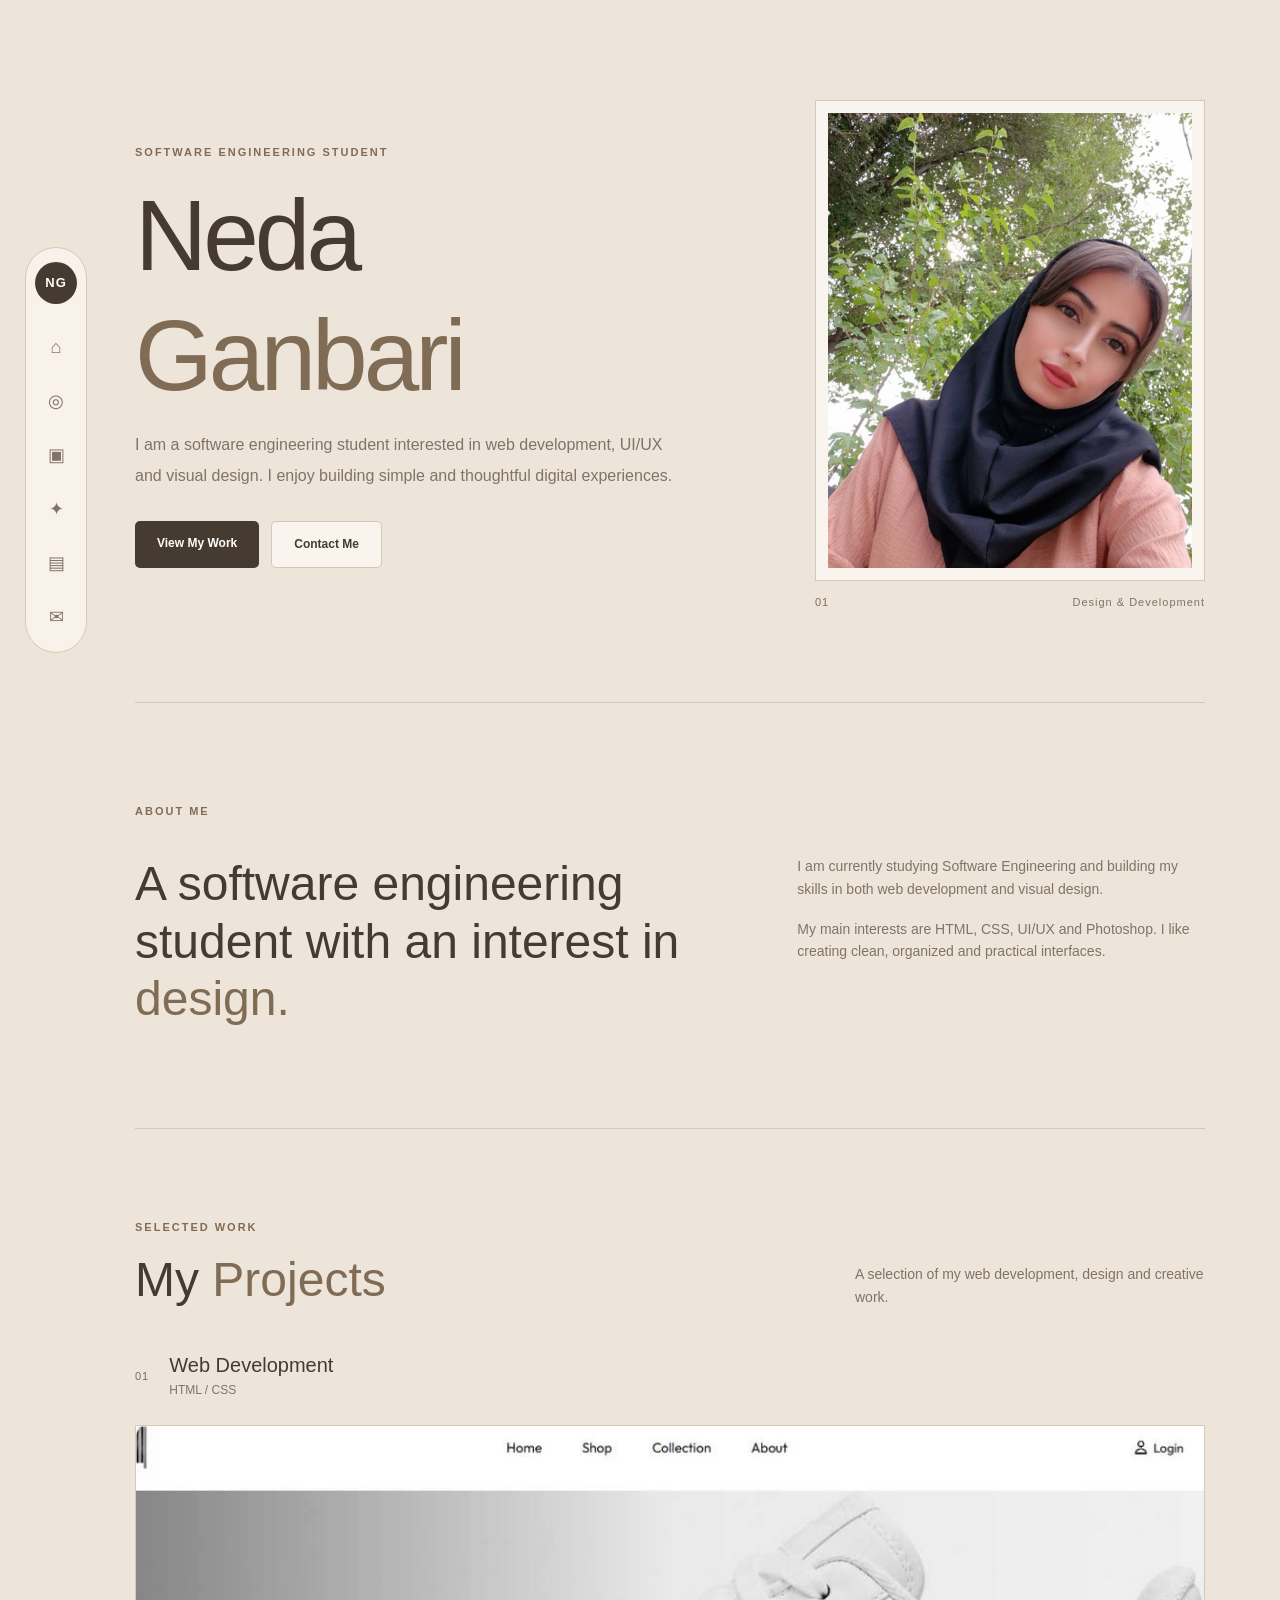
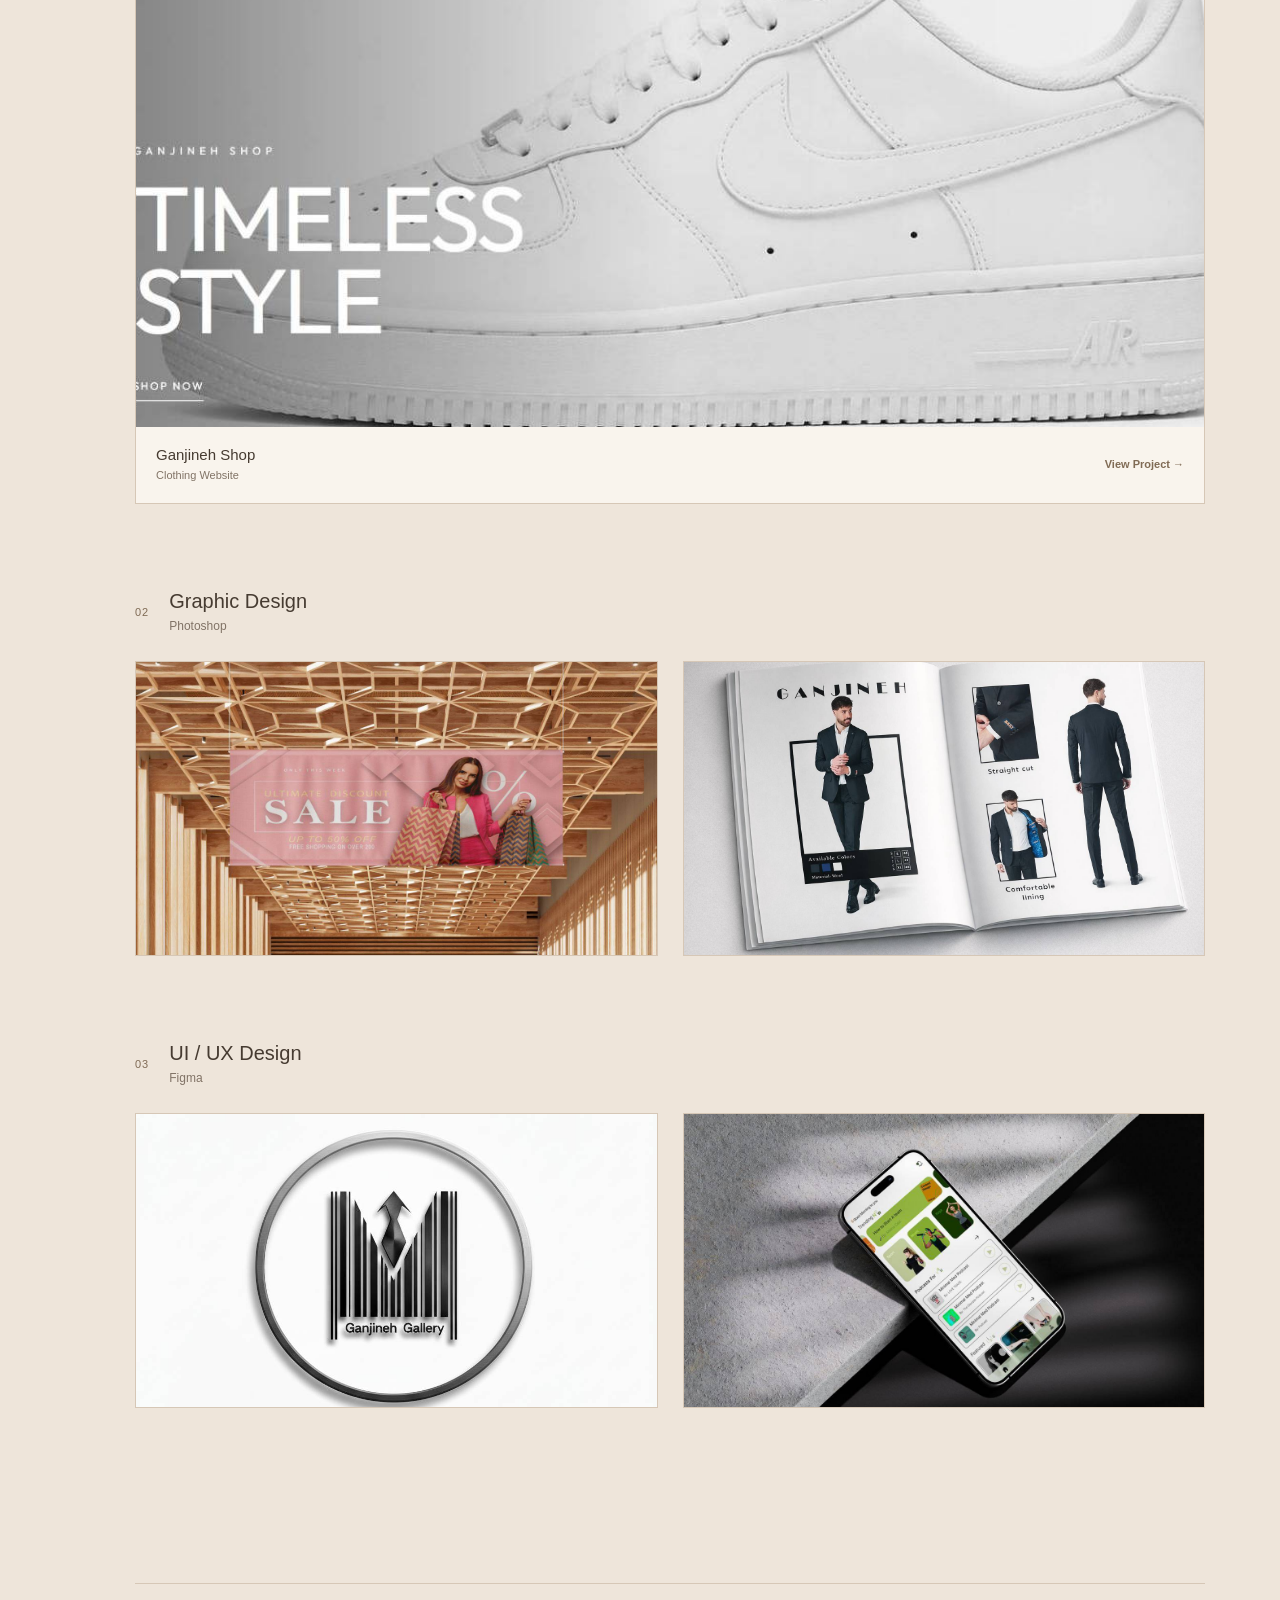
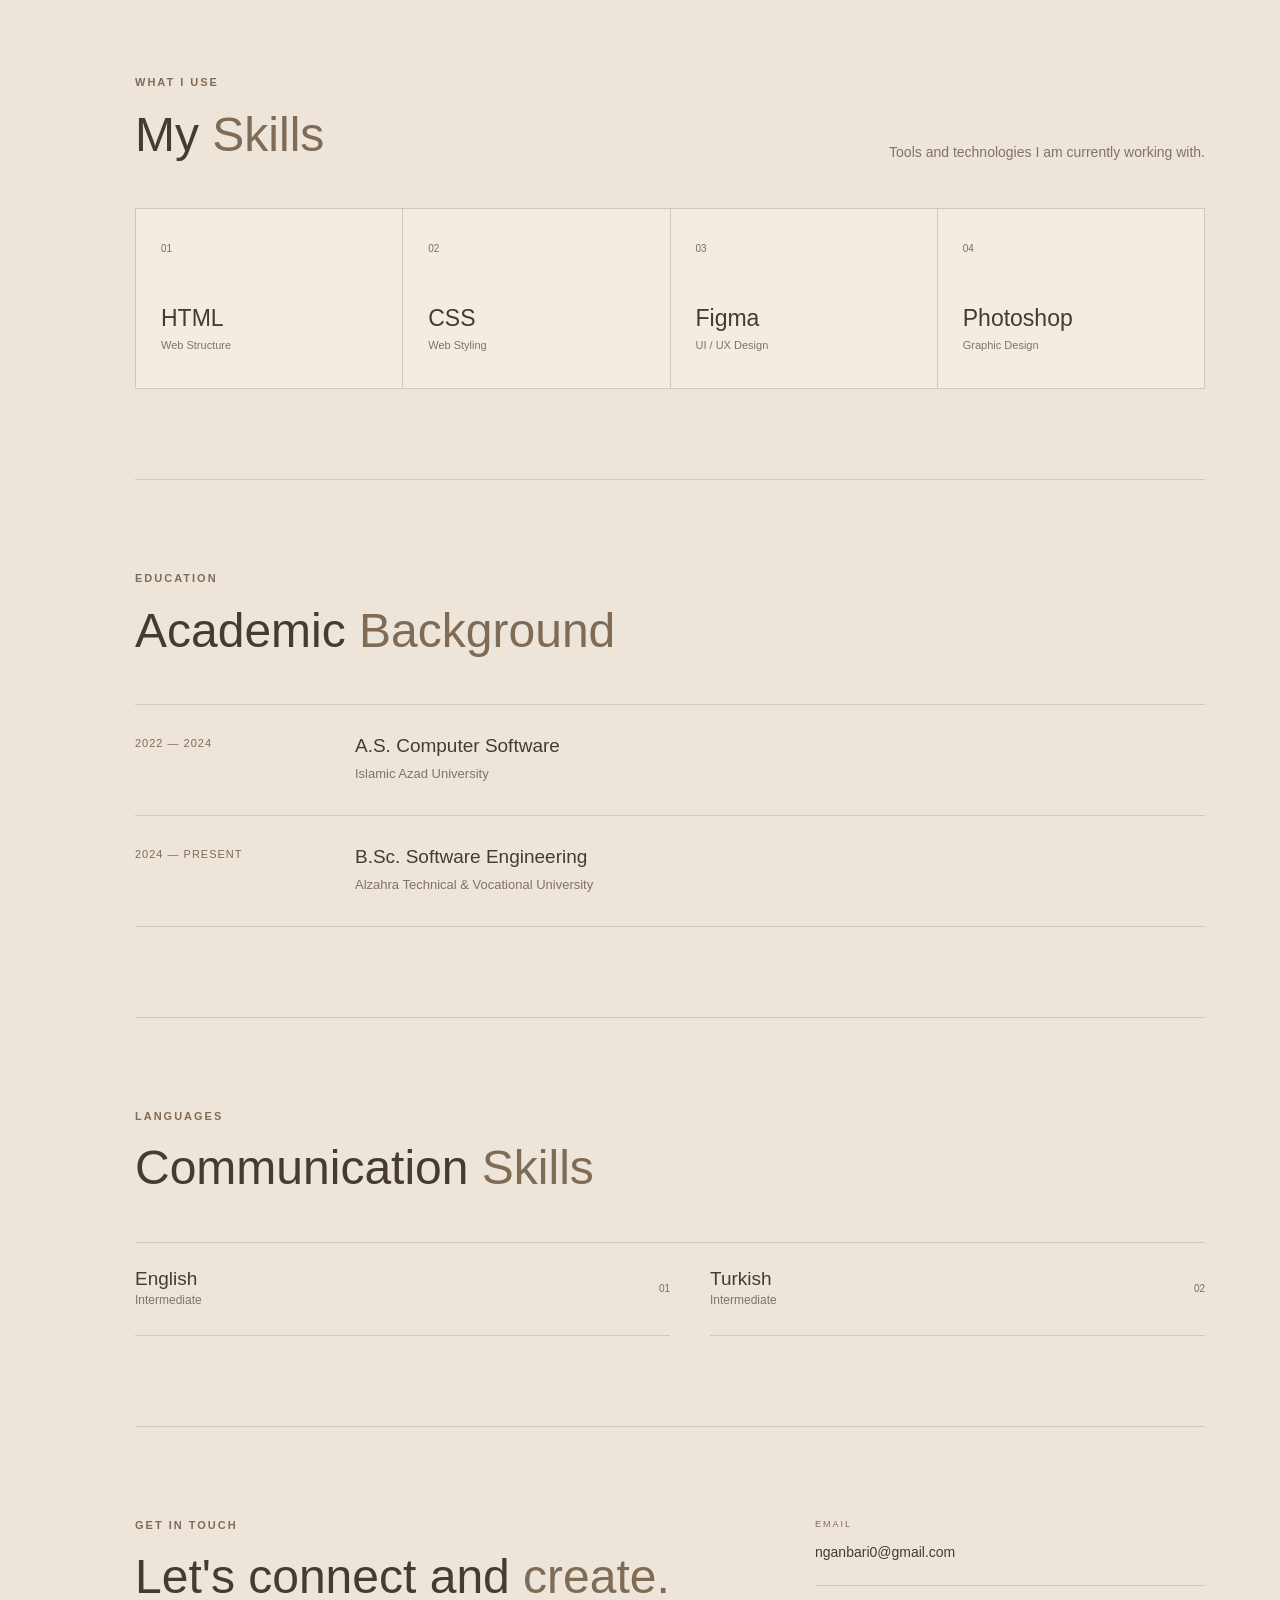
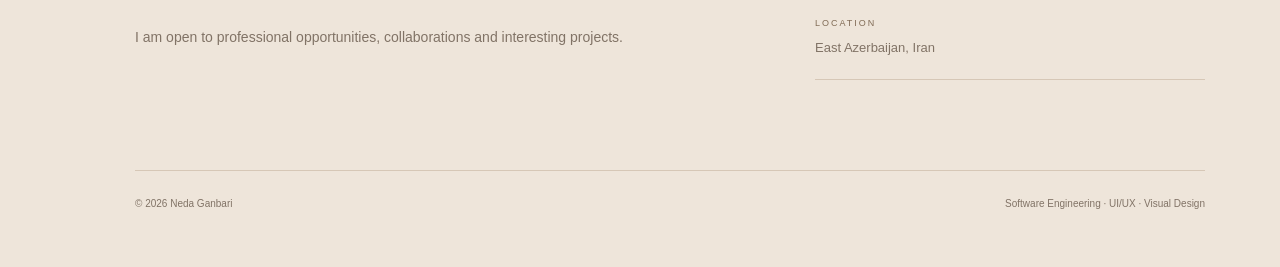
<file: index.html>
<!DOCTYPE html>
<html lang="en">

<head>
    <meta charset="UTF-8">
    <meta name="viewport" content="width=device-width, initial-scale=1.0">

    <title>Neda Ganbari | Portfolio</title>

    <link rel="stylesheet" href="style.css">
</head>


<body>


    <!-- SIDEBAR -->

    <div class="sidebar">

        <div class="logo">
            NG
        </div>

        <div class="sidebar-links">

            <a href="#home" class="side-link">
                <span>⌂</span>
                <small>Home</small>
            </a>

            <a href="#about" class="side-link">
                <span>◎</span>
                <small>About</small>
            </a>

            <a href="#work" class="side-link">
                <span>▣</span>
                <small>Work</small>
            </a>

            <a href="#skills" class="side-link">
                <span>✦</span>
                <small>Skills</small>
            </a>

            <a href="#education" class="side-link">
                <span>▤</span>
                <small>Education</small>
            </a>

            <a href="#contact" class="side-link">
                <span>✉</span>
                <small>Contact</small>
            </a>

        </div>

    </div>



    <!-- MAIN CONTAINER -->

    <div class="container">


        <!-- HOME -->

        <div class="home" id="home">

            <div class="home-text">

                <p class="eyebrow">
                    SOFTWARE ENGINEERING STUDENT
                </p>

                <h1>
                    Neda
                    <span>Ganbari</span>
                </h1>

                <p class="home-description">
                    I am a software engineering student interested
                    in web development, UI/UX and visual design.
                    I enjoy building simple and thoughtful digital
                    experiences.
                </p>

                <div class="home-buttons">

                    <a href="#work" class="button primary-button">
                        View My Work
                    </a>

                    <a href="#contact" class="button secondary-button">
                        Contact Me
                    </a>

                </div>

            </div>


            <div class="home-image">

                <div class="image-frame">

                    <img src="profile.jpg" alt="Neda Ganbari">

                </div>

                <div class="image-caption">
                    <span>01</span>
                    <p>Design & Development</p>
                </div>

            </div>

        </div>



        <!-- ABOUT -->

        <div class="about" id="about">

            <div class="small-title">
                ABOUT ME
            </div>

            <div class="about-content">

                <h2>
                    A software engineering student
                    with an interest in
                    <span>design.</span>
                </h2>

                <div class="about-text">

                    <p>
                        I am currently studying Software Engineering
                        and building my skills in both web development
                        and visual design.
                    </p>

                    <p>
                        My main interests are HTML, CSS, UI/UX
                        and Photoshop. I like creating clean,
                        organized and practical interfaces.
                    </p>

                </div>

            </div>

        </div>



        <!-- WORK -->

        <div class="work" id="work">

            <div class="section-heading">

                <div>
                    <p class="eyebrow">
                        SELECTED WORK
                    </p>

                    <h2>
                        My <span>Projects</span>
                    </h2>
                </div>

                <p class="heading-description">
                    A selection of my web development,
                    design and creative work.
                </p>

            </div>



            <!-- WEB DEVELOPMENT -->

            <div class="work-category">

                <div class="category-title">

                    <span>01</span>

                    <div>
                        <h3>Web Development</h3>
                        <p>HTML / CSS</p>
                    </div>

                </div>


                <div class="projects-grid">


                    <!-- GANJINEH -->

                    <a href="Login.html" target="_blank" class="project-card featured-project">

                        <div class="project-image">

                            <img src="ganjineh.jpg" alt="Ganjineh Shop website">

                            <div class="project-hover">

                                <span class="project-number">
                                    WEB PROJECT
                                </span>

                                <h3>
                                    Ganjineh Shop
                                </h3>

                                <p>
                                    A clothing website designed
                                    and developed with HTML and CSS.
                                </p>

                                <span class="project-tools">
                                    HTML / CSS
                                </span>

                            </div>

                        </div>


                        <div class="project-bottom">

                            <div>

                                <h4>
                                    Ganjineh Shop
                                </h4>

                                <p>
                                    Clothing Website
                                </p>

                            </div>

                            <span class="view-project">
                                View Project →
                            </span>

                        </div>

                    </a>


                </div>

            </div>



            <!-- PHOTOSHOP -->

            <div class="work-category">

                <div class="category-title">

                    <span>02</span>

                    <div>
                        <h3>Graphic Design</h3>
                        <p>Photoshop</p>
                    </div>

                </div>


                <div class="projects-grid two-columns">


                    <!-- PHOTOSHOP PROJECT 1 -->

                    <div class="project-card">

                        <div class="project-image">

                            <img src="photoshop-1.jpg" alt="Photoshop project">

                            <div class="project-hover">

                                <span class="project-number">
                                    GRAPHIC DESIGN
                                </span>

                                <h3>
                                    Banner Design
                                </h3>

                                <p>
                                    A visual design project
                                    created in Photoshop.
                                </p>

                                <span class="project-tools">
                                    PHOTOSHOP
                                </span>

                            </div>

                        </div>

                    </div>



                    <!-- PHOTOSHOP PROJECT 2 -->

                    <div class="project-card">

                        <div class="project-image">

                            <img src="photoshop-2.jpg" alt="Photoshop project">

                            <div class="project-hover">

                                <span class="project-number">
                                    GRAPHIC DESIGN
                                </span>

                                <h3>
                                    Catalogue Design
                                </h3>

                                <p>
                                    A graphic composition
                                    created for visual presentation.
                                </p>

                                <span class="project-tools">
                                    PHOTOSHOP
                                </span>

                            </div>

                        </div>

                    </div>


                </div>

            </div>



            <!-- FIGMA -->

            <div class="work-category">

                <div class="category-title">

                    <span>03</span>

                    <div>
                        <h3>UI / UX Design</h3>
                        <p>Figma</p>
                    </div>

                </div>


                <div class="projects-grid two-columns">


                    <!-- FIGMA PROJECT 1 -->

                    <div class="project-card">

                        <div class="project-image">

                            <img src="figma-2.jpg" alt="Figma UI UX project">

                            <div class="project-hover">

                                <span class="project-number">
                                    UI / UX
                                </span>

                                <h3>
                                   Logo Design
                                </h3>

                                <p>
                                    A clean interface concept
                                    designed in Figma.
                                </p>

                                <span class="project-tools">
                                    FIGMA
                                </span>

                            </div>

                        </div>

                    </div>



                    <!-- FIGMA PROJECT 2 -->

                    <div class="project-card">

                        <div class="project-image">

                            <img src="figma-1.jpg" alt="Figma UI UX project">

                            <div class="project-hover">

                                <span class="project-number">
                                    UI / UX
                                </span>

                                <h3>
                                    Mobile Interface
                                </h3>

                                <p>
                                    A mobile interface concept
                                    created in Figma.
                                </p>

                                <span class="project-tools">
                                    FIGMA
                                </span>

                            </div>

                        </div>

                    </div>


                </div>

            </div>

        </div>



        <!-- SKILLS -->

        <div class="skills" id="skills">

            <div class="section-heading">

                <div>

                    <p class="eyebrow">
                        WHAT I USE
                    </p>

                    <h2>
                        My <span>Skills</span>
                    </h2>

                </div>

                <p class="heading-description">
                    Tools and technologies I am currently
                    working with.
                </p>

            </div>


            <div class="skills-list">

                <div class="skill-item">
                    <span>01</span>
                    <h3>HTML</h3>
                    <p>Web Structure</p>
                </div>

                <div class="skill-item">
                    <span>02</span>
                    <h3>CSS</h3>
                    <p>Web Styling</p>
                </div>

                <div class="skill-item">
                    <span>03</span>
                    <h3>Figma</h3>
                    <p>UI / UX Design</p>
                </div>

                <div class="skill-item">
                    <span>04</span>
                    <h3>Photoshop</h3>
                    <p>Graphic Design</p>
                </div>

            </div>

        </div>



        <!-- EDUCATION -->

        <div class="education" id="education">

            <div class="section-heading">

                <div>

                    <p class="eyebrow">
                        EDUCATION
                    </p>

                    <h2>
                        Academic <span>Background</span>
                    </h2>

                </div>

            </div>


            <div class="education-list">


                <div class="education-item">

                    <div class="education-year">
                        2022 — 2024
                    </div>

                    <div class="education-info">

                        <h3>
                            A.S. Computer Software
                        </h3>

                        <p>
                            Islamic Azad University
                        </p>

                    </div>

                </div>



                <div class="education-item">

                    <div class="education-year">
                        2024 — PRESENT
                    </div>

                    <div class="education-info">

                        <h3>
                            B.Sc. Software Engineering
                        </h3>

                        <p>
                            Alzahra Technical & Vocational University
                        </p>

                    </div>

                </div>


            </div>

        </div>



        <!-- LANGUAGES -->

        <div class="languages">

            <div class="section-heading">

                <div>

                    <p class="eyebrow">
                        LANGUAGES
                    </p>

                    <h2>
                        Communication <span>Skills</span>
                    </h2>

                </div>

            </div>


            <div class="language-list">

                <div class="language-item">

                    <div>
                        <h3>English</h3>
                        <p>Intermediate</p>
                    </div>

                    <span>01</span>

                </div>


                <div class="language-item">

                    <div>
                        <h3>Turkish</h3>
                        <p>Intermediate</p>
                    </div>

                    <span>02</span>

                </div>

            </div>

        </div>



        <!-- CONTACT -->

        <div class="contact" id="contact">

            <div class="contact-left">

                <p class="eyebrow">
                    GET IN TOUCH
                </p>

                <h2>
                    Let's connect and
                    <span>create.</span>
                </h2>

                <p>
                    I am open to professional opportunities,
                    collaborations and interesting projects.
                </p>

            </div>


            <div class="contact-right">

                <div class="contact-item">

                    <span>EMAIL</span>

                    <a href="mailto:nganbari0@gmail.com">
                        nganbari0@gmail.com
                    </a>

                </div>


                <div class="contact-item">

                    <span>LOCATION</span>

                    <p>
                        East Azerbaijan, Iran
                    </p>

                </div>

            </div>

        </div>



        <!-- FOOTER -->

        <div class="footer">

            <p>
                © 2026 Neda Ganbari
            </p>

            <p>
                Software Engineering · UI/UX · Visual Design
            </p>

        </div>


    </div>


</body>

</html>
</file>
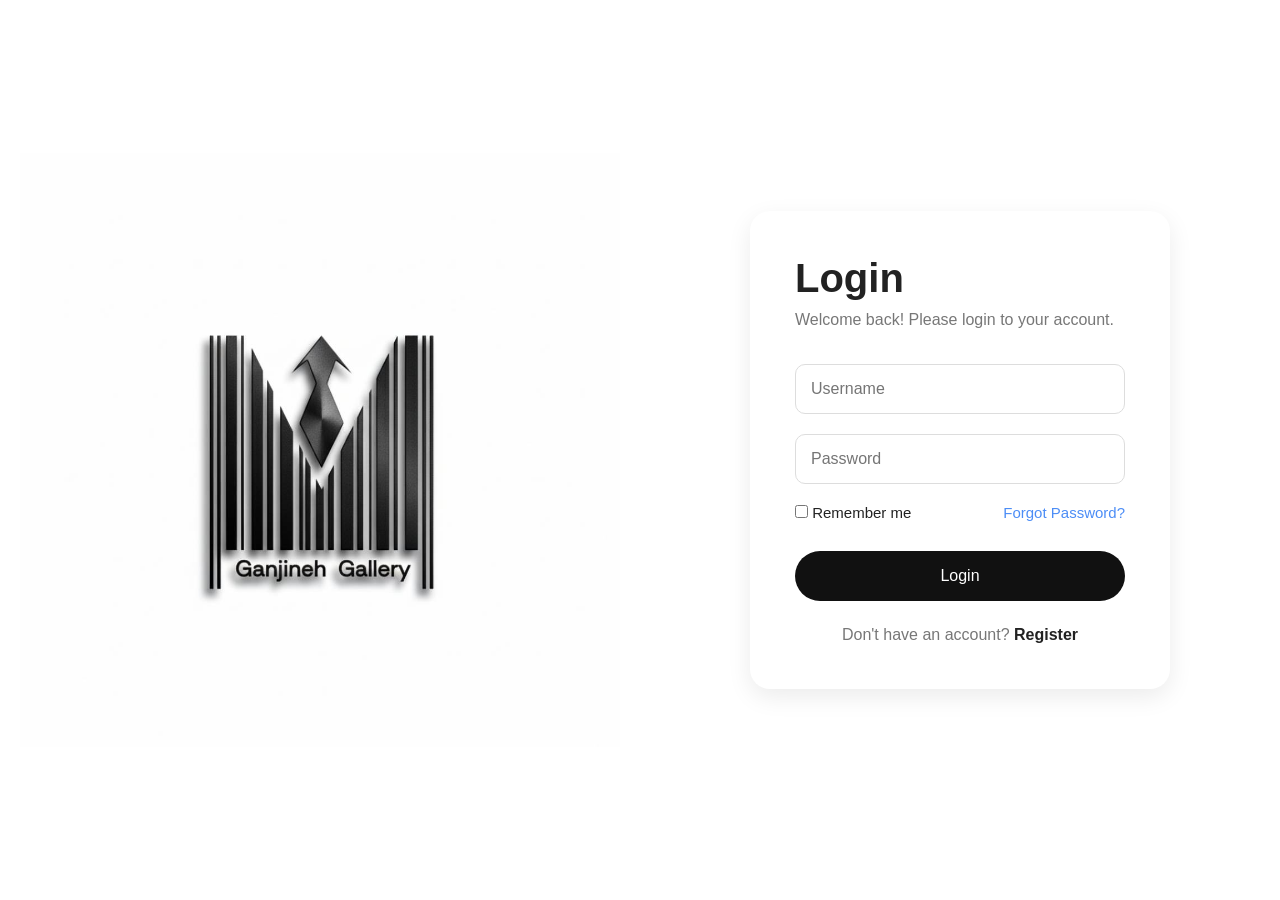
<file: Login.html>
<!DOCTYPE html>
<html lang="en">

<head>
    <meta charset="UTF-8">
    <meta http-equiv="X-UA-Compatible" content="IE=edge">
    <meta name="viewport" content="width=device-width, initial-scale=1.0">
    <title>Login</title>
    <link rel="stylesheet" href="login.css">
    <link rel="stylesheet" href="color.css">
    <link rel="stylesheet" href="responsive.css">
</head>

<body>
     <section class="login-page">
    
        <!-- Left Side -->
    
        <div class="login-image">
    
            <img src="01.jpg" alt="Logo">
    
        </div>
    
        <!-- Right Side -->
    
        <div class="login-form">
    
            <div class="login-box">
    
                <h1>Login</h1>
    
                <p>Welcome back! Please login to your account.</p>
    
                <form action="menu.html">
    
                    <input type="text" placeholder="Username">
    
                    <input type="password" placeholder="Password">
    
                    <div class="remember">
    
                        <label>
    
                            <input type="checkbox">
    
                            Remember me
    
                        </label>
    
                        <a href="forgetpass.html">Forgot Password?</a>
    
                    </div>
    
                    <button type="submit">
                    Login
                    </button>
    
                </form>
    
                <div class="register-link">
    
                    Don't have an account?
    
                    <a href="register.html">Register</a>
    
                </div>
    
            </div>
    
        </div>
    
    </section>
</body>

</html>
</file>
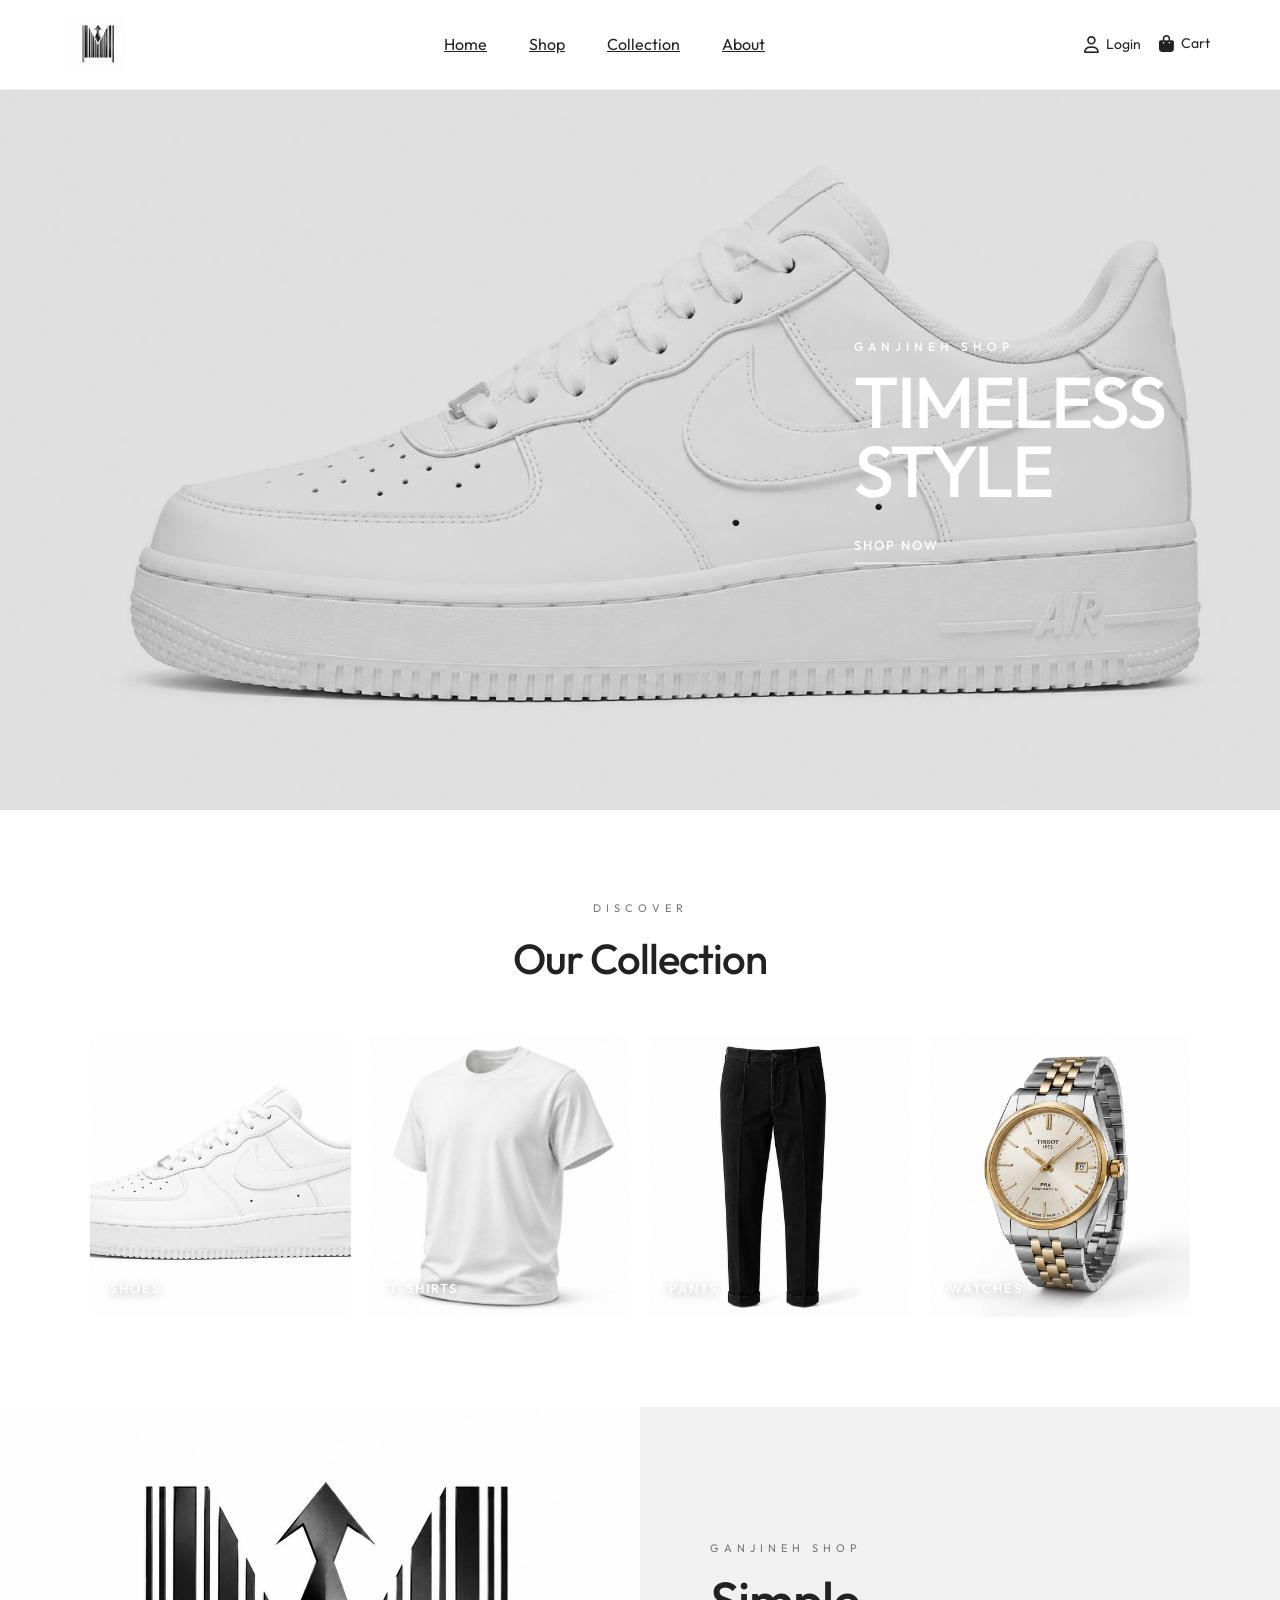
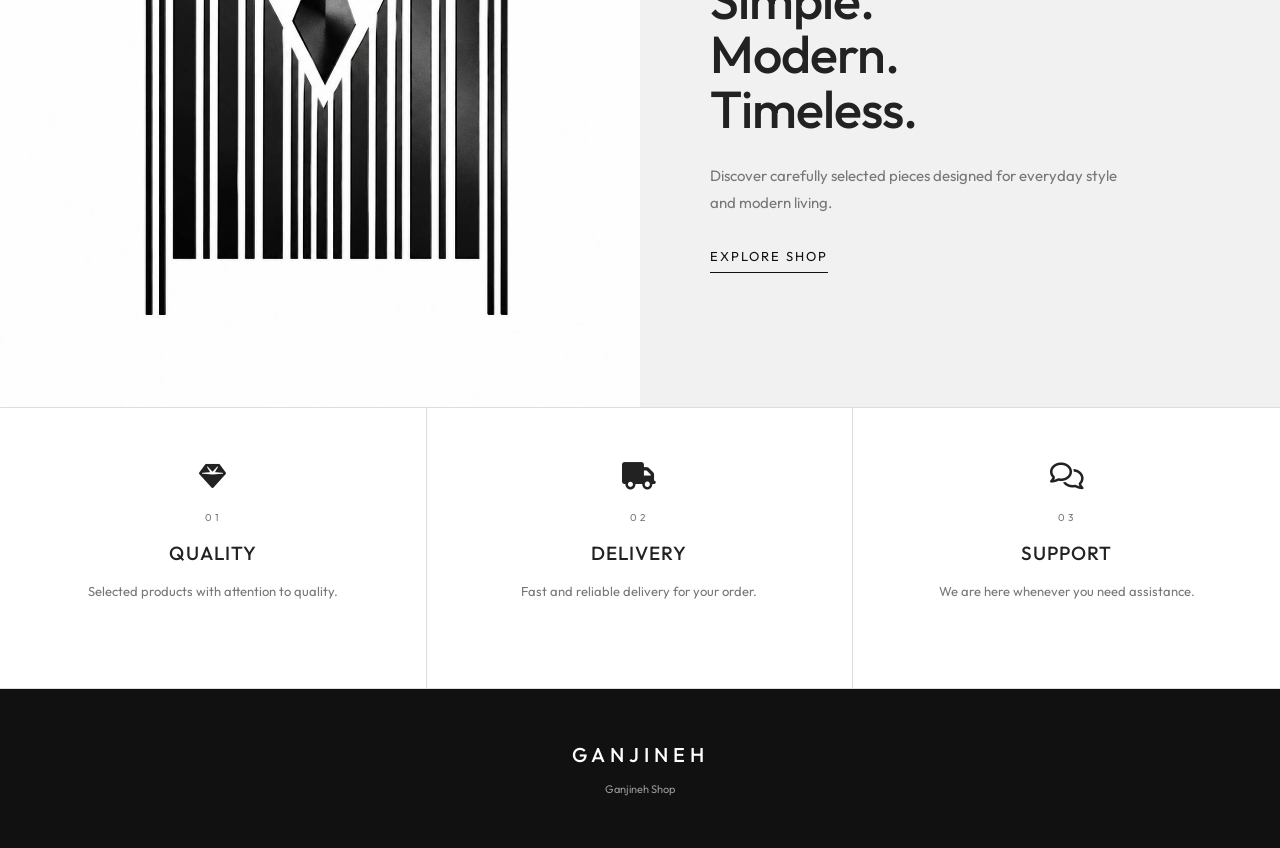
<file: menu.html>
<!DOCTYPE html>
<html lang="en">

<head>

    <meta charset="UTF-8">

    <meta name="viewport" content="width=device-width, initial-scale=1.0">

    <title>Ganjineh Shop</title>

    <link rel="stylesheet" href="stylee.css">

    <link rel="stylesheet"
          href="https://cdnjs.cloudflare.com/ajax/libs/font-awesome/6.5.2/css/all.min.css">

    <link rel="stylesheet" href="color.css">

    <link rel="stylesheet" href="responsive.css">

</head>


<body>

<header id="header">

    <a href="menu.html" id="logo">
        <img src="02.jpg" alt="Ganjineh Shop">
    </a>


    <nav id="nav">

        <a href="menu.html">Home</a>

        <a href="product.html">Shop</a>

        <a href="#collection">Collection</a>

        <a href="#about">About</a>

    </nav>


    <div id="tools">

        <a href="Login.html">
            <i class="fa-regular fa-user"></i>
            Login
        </a>

        <a href="cart.html" class="cart-link">
            <i class="fa-solid fa-bag-shopping"></i>
            Cart
        </a>

    </div>

</header>


<main>


    <!-- HERO -->

    <section id="hero">

        <img src="k3.jpg"
             alt="Ganjineh Collection">

        <div id="hero-text">

            <p>GANJINEH SHOP</p>

            <h1>
                TIMELESS<br>
                STYLE
            </h1>

            <a href="product.html">
                SHOP NOW
            </a>

        </div>

    </section>



    <!-- COLLECTION -->

    <section id="collection">

        <div class="section-heading">

            <p>DISCOVER</p>

            <h2>Our Collection</h2>

        </div>


        <div class="collection-grid">


            <a href="product.html#shoes"
               class="collection-card">

                <img src="k3.jpg"
                     alt="Shoes">

                <span>
                    SHOES
                </span>

            </a>


            <a href="product.html#shirts"
               class="collection-card">

                <img src="t.jpg"
                     alt="T-Shirts">

                <span>
                    T-SHIRTS
                </span>

            </a>


            <a href="product.html#pants"
               class="collection-card">

                <img src="p1.jpg"
                     alt="Pants">

                <span>
                    PANTS
                </span>

            </a>


            <a href="product.html#watches"
               class="collection-card">

                <img src="w1.jpg"
                     alt="Watches">

                <span>
                    WATCHES
                </span>

            </a>

        </div>

    </section>



    <!-- ABOUT -->

    <section id="about">


        <div class="about-image">

            <img src="02.jpg"
                 alt="Ganjineh Shop">

        </div>


        <div class="about-text">

            <p>GANJINEH SHOP</p>

            <h2>
                Simple.<br>
                Modern.<br>
                Timeless.
            </h2>


            <p class="about-description">

                Discover carefully selected pieces
                designed for everyday style and
                modern living.

            </p>


            <a href="product.html">
                EXPLORE SHOP
            </a>

        </div>

    </section>



    <!-- SERVICES -->

    <section id="services">


        <div class="service">

            <i class="fa-solid fa-gem"></i>

            <span>01</span>

            <h3>
                QUALITY
            </h3>

            <p>
                Selected products with attention
                to quality.
            </p>

        </div>


        <div class="service">

            <i class="fa-solid fa-truck"></i>

            <span>02</span>

            <h3>
                DELIVERY
            </h3>

            <p>
                Fast and reliable delivery
                for your order.
            </p>

        </div>


        <div class="service">

            <i class="fa-regular fa-comments"></i>

            <span>03</span>

            <h3>
                SUPPORT
            </h3>

            <p>
                We are here whenever you
                need assistance.
            </p>

        </div>


    </section>

</main>



<!-- FOOTER -->

<footer>

    <div class="footer-logo">
        GANJINEH
    </div>

    <p>
         Ganjineh Shop
    </p>

</footer>


</body>

</html>
</file>
<file: style.css>
/* =========================================
   RESET
========================================= */

* {
    margin: 0;
    padding: 0;
    box-sizing: border-box;
}


html {
    scroll-behavior: smooth;
}


body {
    background: #eee5da;
    color: #463b31;
    font-family: Arial, Helvetica, sans-serif;
    line-height: 1.6;
}


img {
    max-width: 100%;
    display: block;
}


a {
    text-decoration: none;
    color: inherit;
}


/* =========================================
   VARIABLES
========================================= */

:root {

    --background: #eee5da;

    --background-light: #f7f1e9;

    --card: #f9f4ed;

    --card-dark: #e4d8ca;

    --border: #d6c7b6;

    --text: #463b31;

    --text-light: #817366;

    --accent: #a58d73;

    --accent-dark: #806b55;

    --white: #fffdf9;

}


/* =========================================
   SIDEBAR
========================================= */

.sidebar {

    position: fixed;

    left: 25px;
    top: 50%;

    transform: translateY(-50%);

    width: 62px;

    padding: 14px 8px;

    background: rgba(249, 244, 237, 0.92);

    border: 1px solid var(--border);

    border-radius: 32px;

    z-index: 1000;

    display: flex;
    flex-direction: column;
    align-items: center;

    gap: 22px;

}


.logo {

    width: 42px;
    height: 42px;

    border-radius: 50%;

    background: var(--text);

    color: var(--white);

    display: flex;
    align-items: center;
    justify-content: center;

    font-size: 13px;
    font-weight: bold;

    letter-spacing: 1px;
}


.sidebar-links {

    display: flex;

    flex-direction: column;

    align-items: center;

    gap: 12px;

}


.side-link {

    width: 42px;
    height: 42px;

    border-radius: 50%;

    display: flex;

    align-items: center;
    justify-content: center;

    position: relative;

    color: var(--text-light);

    transition:
        background 0.25s ease,
        color 0.25s ease,
        transform 0.25s ease;

}


.side-link span {

    font-size: 18px;

}


.side-link small {

    position: absolute;

    left: 55px;

    background: var(--text);

    color: var(--white);

    padding: 5px 9px;

    border-radius: 5px;

    font-size: 10px;

    opacity: 0;

    visibility: hidden;

    transform: translateX(-5px);

    transition: 0.25s ease;

    white-space: nowrap;

}


.side-link:hover {

    background: var(--text);

    color: var(--white);

    transform: translateY(-2px);

}


.side-link:hover small {

    opacity: 1;

    visibility: visible;

    transform: translateX(0);

}


/* =========================================
   MAIN CONTAINER
========================================= */

.container {

    width: min(1180px, calc(100% - 150px));

    margin-left: 110px;
    margin-right: auto;

    padding: 50px 30px 30px;

}


/* =========================================
   COMMON
========================================= */

.eyebrow {

    color: var(--accent-dark);

    font-size: 11px;

    font-weight: bold;

    letter-spacing: 2px;

    margin-bottom: 14px;

}


.small-title {

    color: var(--accent-dark);

    font-size: 11px;

    font-weight: bold;

    letter-spacing: 2px;

}


h1,
h2,
h3,
h4 {

    line-height: 1.2;

}


h2 {

    font-size: clamp(30px, 4vw, 48px);

    font-weight: 500;

}


h2 span {

    color: var(--accent-dark);

}


.section-heading {

    display: flex;

    justify-content: space-between;

    align-items: end;

    gap: 40px;

    margin-bottom: 45px;

}


.heading-description {

    max-width: 350px;

    color: var(--text-light);

    font-size: 14px;

}


/* =========================================
   HOME
========================================= */

.home {

    min-height: 650px;

    display: grid;

    grid-template-columns: 1.15fr 0.85fr;

    align-items: center;

    gap: 70px;

    padding: 50px 0 90px;

}


.home-text {

    max-width: 650px;

}


.home h1 {

    font-size: clamp(55px, 8vw, 100px);

    font-weight: 500;

    letter-spacing: -4px;

    margin-bottom: 15px;

}


.home h1 span {

    display: block;

    color: var(--accent-dark);

}


.home-description {

    max-width: 540px;

    color: var(--text-light);

    font-size: 16px;

    line-height: 1.9;

    margin-bottom: 30px;

}


.home-buttons {

    display: flex;

    gap: 12px;

    flex-wrap: wrap;

}


.button {

    padding: 13px 22px;

    border-radius: 5px;

    font-size: 12px;

    font-weight: bold;

    transition: 0.25s ease;

}


.primary-button {

    background: var(--text);

    color: var(--white);

}


.secondary-button {

    border: 1px solid var(--border);

    background: var(--card);

    color: var(--text);

}


.primary-button:hover {

    background: var(--accent-dark);

    transform: translateY(-2px);

}


.secondary-button:hover {

    border-color: var(--accent);

    transform: translateY(-2px);

}


/* =========================================
   HOME IMAGE
========================================= */

.home-image {

    width: 100%;

    max-width: 390px;

    justify-self: end;

}


.image-frame {

    background: var(--card);

    border: 1px solid var(--border);

    padding: 12px;

}


.image-frame img {

    width: 100%;

    aspect-ratio: 4 / 5;

    object-fit: cover;

}


.image-caption {

    display: flex;

    justify-content: space-between;

    align-items: center;

    padding-top: 13px;

    color: var(--text-light);

    font-size: 11px;

    letter-spacing: 1px;

}


.image-caption span {

    color: var(--accent-dark);

}


/* =========================================
   ABOUT
========================================= */

.about {

    padding: 100px 0;

    border-top: 1px solid var(--border);

}


.about-content {

    display: grid;

    grid-template-columns: 1fr 0.7fr;

    gap: 80px;

    margin-top: 35px;

}


.about-content h2 {

    max-width: 700px;

}


.about-text {

    max-width: 430px;

    color: var(--text-light);

    font-size: 14px;

}


.about-text p + p {

    margin-top: 18px;

}


/* =========================================
   WORK
========================================= */

.work {

    padding: 90px 0;

    border-top: 1px solid var(--border);

}


.work-category {

    margin-bottom: 85px;

}


.category-title {

    display: flex;

    align-items: center;

    gap: 20px;

    margin-bottom: 25px;

}


.category-title > span {

    font-size: 11px;

    color: var(--accent-dark);

    letter-spacing: 1px;

}


.category-title h3 {

    font-size: 20px;

    font-weight: 500;

}


.category-title p {

    color: var(--text-light);

    font-size: 12px;

    margin-top: 4px;

}


/* =========================================
   PROJECT GRID
========================================= */

.projects-grid {

    display: grid;

    grid-template-columns: 1fr;

    gap: 25px;

}


.projects-grid.two-columns {

    grid-template-columns: repeat(2, 1fr);

}


/* =========================================
   PROJECT CARD
========================================= */

.project-card {

    display: block;

    background: var(--card);

    border: 1px solid var(--border);

    overflow: hidden;

    cursor: pointer;

}


.project-image {

    position: relative;

    overflow: hidden;

    background: var(--card-dark);

}


.project-image img {

    width: 100%;

    aspect-ratio: 16 / 9;

    object-fit: cover;

    transition: transform 0.45s ease;

}


/* =========================================
   PROJECT HOVER
========================================= */

.project-hover {

    position: absolute;

    inset: 0;

    background: rgba(61, 51, 42, 0.91);

    color: var(--white);

    padding: 28px;

    display: flex;

    flex-direction: column;

    justify-content: flex-end;

    opacity: 0;

    transition: opacity 0.3s ease;

}


.project-card:hover .project-hover {

    opacity: 1;

}


.project-card:hover .project-image img {

    transform: scale(1.03);

}


.project-number {

    font-size: 9px;

    letter-spacing: 2px;

    color: #d8c8b6;

    margin-bottom: 10px;

}


.project-hover h3 {

    font-size: 24px;

    font-weight: 500;

    margin-bottom: 8px;

}


.project-hover p {

    max-width: 450px;

    color: #e5ddd3;

    font-size: 12px;

    line-height: 1.7;

    margin-bottom: 15px;

}


.project-tools {

    font-size: 10px;

    letter-spacing: 1.5px;

    color: #d8c8b6;

}


/* =========================================
   PROJECT BOTTOM
========================================= */

.project-bottom {

    min-height: 76px;

    display: flex;

    justify-content: space-between;

    align-items: center;

    gap: 20px;

    padding: 17px 20px;

}


.project-bottom h4 {

    font-size: 15px;

    font-weight: 500;

}


.project-bottom p {

    color: var(--text-light);

    font-size: 11px;

    margin-top: 3px;

}


.view-project {

    color: var(--accent-dark);

    font-size: 11px;

    font-weight: bold;

    white-space: nowrap;

    transition: 0.25s ease;

}


.featured-project:hover .view-project {

    color: var(--text);

}


/* =========================================
   SKILLS
========================================= */

.skills {

    padding: 90px 0;

    border-top: 1px solid var(--border);

}


.skills-list {

    display: grid;

    grid-template-columns: repeat(4, 1fr);

    border-top: 1px solid var(--border);

    border-left: 1px solid var(--border);

}


.skill-item {

    min-height: 180px;

    padding: 25px;

    border-right: 1px solid var(--border);

    border-bottom: 1px solid var(--border);

    background: rgba(249, 244, 237, 0.45);

    transition: 0.25s ease;

}


.skill-item:hover {

    background: var(--card);

}


.skill-item > span {

    color: var(--accent-dark);

    font-size: 10px;

}


.skill-item h3 {

    font-size: 23px;

    font-weight: 500;

    margin-top: 45px;

}


.skill-item p {

    color: var(--text-light);

    font-size: 11px;

    margin-top: 5px;

}


/* =========================================
   EDUCATION
========================================= */

.education {

    padding: 90px 0;

    border-top: 1px solid var(--border);

}


.education-list {

    border-top: 1px solid var(--border);

}


.education-item {

    display: grid;

    grid-template-columns: 180px 1fr;

    gap: 40px;

    padding: 30px 0;

    border-bottom: 1px solid var(--border);

}


.education-year {

    color: var(--accent-dark);

    font-size: 11px;

    letter-spacing: 1px;

}


.education-info h3 {

    font-size: 19px;

    font-weight: 500;

}


.education-info p {

    color: var(--text-light);

    font-size: 13px;

    margin-top: 6px;

}


/* =========================================
   LANGUAGES
========================================= */

.languages {

    padding: 90px 0;

    border-top: 1px solid var(--border);

}


.language-list {

    display: grid;

    grid-template-columns: repeat(2, 1fr);

    border-top: 1px solid var(--border);

}


.language-item {

    display: flex;

    justify-content: space-between;

    align-items: center;

    padding: 25px 0;

    border-bottom: 1px solid var(--border);

}


.language-item + .language-item {

    margin-left: 40px;

}


.language-item h3 {

    font-size: 19px;

    font-weight: 500;

}


.language-item p {

    color: var(--text-light);

    font-size: 12px;

}


.language-item > span {

    color: var(--accent-dark);

    font-size: 10px;

}


/* =========================================
   CONTACT
========================================= */

.contact {

    padding: 90px 0;

    border-top: 1px solid var(--border);

    display: grid;

    grid-template-columns: 1fr 0.65fr;

    gap: 80px;

}


.contact-left h2 {

    max-width: 600px;

    margin-bottom: 20px;

}


.contact-left > p:last-child {

    max-width: 500px;

    color: var(--text-light);

    font-size: 14px;

}


.contact-right {

    display: flex;

    flex-direction: column;

    justify-content: center;

    gap: 30px;

}


.contact-item {

    padding-bottom: 20px;

    border-bottom: 1px solid var(--border);

}


.contact-item > span {

    display: block;

    color: var(--accent-dark);

    font-size: 9px;

    letter-spacing: 2px;

    margin-bottom: 8px;

}


.contact-item a {

    font-size: 14px;

    transition: 0.25s ease;

}


.contact-item a:hover {

    color: var(--accent-dark);

}


.contact-item p {

    color: var(--text-light);

    font-size: 13px;

}


/* =========================================
   FOOTER
========================================= */

.footer {

    border-top: 1px solid var(--border);

    padding: 25px 0;

    display: flex;

    justify-content: space-between;

    gap: 20px;

    color: var(--text-light);

    font-size: 10px;

}


/* =========================================
   LARGE SCREENS
========================================= */

@media (min-width: 1400px) {

    .container {

        width: min(1250px, calc(100% - 210px));

        margin-left: 145px;

        padding-top: 60px;

    }

}


/* =========================================
   LAPTOP / NORMAL MONITOR
========================================= */

@media (max-width: 1399px) and (min-width: 901px) {

    .container {

        width: calc(100% - 150px);

        margin-left: 105px;

    }


    .home {

        gap: 45px;

    }

}


/* =========================================
   TABLET / SMALL LAPTOP
========================================= */

@media (max-width: 900px) and (min-width: 751px) {

    .sidebar {

        left: 15px;

    }


    .container {

        width: calc(100% - 105px);

        margin-left: 85px;

        padding-left: 15px;

        padding-right: 15px;

    }


    .home {

        grid-template-columns: 1fr 0.75fr;

        gap: 30px;

    }


    .home h1 {

        font-size: 60px;

    }


    .about-content {

        grid-template-columns: 1fr;

        gap: 30px;

    }


    .skills-list {

        grid-template-columns: repeat(2, 1fr);

    }


    .contact {

        grid-template-columns: 1fr;

        gap: 40px;

    }

}


/* =========================================
   MOBILE
========================================= */

@media (max-width: 750px) {

    body {

        padding-bottom: 85px;

    }


    .sidebar {

        position: fixed;

        top: auto;

        bottom: 15px;

        left: 50%;

        transform: translateX(-50%);

        width: auto;

        height: 60px;

        padding: 8px 12px;

        flex-direction: row;

        border-radius: 32px;

    }


    .logo {

        display: none;

    }


    .sidebar-links {

        flex-direction: row;

        gap: 4px;

    }


    .side-link {

        width: 42px;

        height: 42px;

    }


    .side-link small {

        display: none;

    }


    .container {

        width: 100%;

        margin: 0;

        padding: 25px 20px;

    }


    .home {

        min-height: auto;

        grid-template-columns: 1fr;

        padding: 50px 0 80px;

        gap: 45px;

    }


    .home h1 {

        font-size: clamp(50px, 16vw, 75px);

        letter-spacing: -3px;

    }


    .home-description {

        font-size: 14px;

    }


    .home-image {

        justify-self: center;

        max-width: 350px;

    }


    .section-heading {

        flex-direction: column;

        align-items: flex-start;

        gap: 15px;

    }


    .about-content {

        grid-template-columns: 1fr;

        gap: 30px;

    }


    .projects-grid.two-columns {

        grid-template-columns: 1fr;

    }


    .skills-list {

        grid-template-columns: repeat(2, 1fr);

    }


    .education-item {

        grid-template-columns: 1fr;

        gap: 10px;

    }


    .language-list {

        grid-template-columns: 1fr;

    }


    .language-item + .language-item {

        margin-left: 0;

    }


    .contact {

        grid-template-columns: 1fr;

        gap: 40px;

    }


    .footer {

        flex-direction: column;

        gap: 8px;

    }

}


/* =========================================
   SMALL MOBILE
========================================= */

@media (max-width: 500px) {

    .container {

        padding-left: 16px;

        padding-right: 16px;

    }


    .home {

        padding-top: 35px;

    }


    .home h1 {

        font-size: 52px;

    }


    .home-buttons {

        flex-direction: column;

        align-items: stretch;

    }


    .button {

        text-align: center;

    }


    .skills-list {

        grid-template-columns: 1fr;

    }


    .skill-item {

        min-height: 140px;

    }


    .skill-item h3 {

        margin-top: 30px;

    }


    .project-hover {

        padding: 20px;

    }


    .project-hover h3 {

        font-size: 19px;

    }


    .project-hover p {

        font-size: 11px;

    }


    .project-bottom {

        align-items: flex-start;

        flex-direction: column;

        gap: 8px;

    }


    .contact-left h2 {

        font-size: 34px;

    }

}
</file>
<file: login.css>
* {
    margin: 0;
    padding: 0;
    box-sizing: border-box;
}

body {
    font-family: Arial, Helvetica, sans-serif;

    background: var(--background-color);
    color: var(--text-color);
}


/*========================
        LOGIN PAGE
========================*/

.login-page {
    width: 100%;
    height: 100vh;

    display: grid;

    grid-template-columns: 1fr 1fr;
}


/*========================
        LEFT SIDE
========================*/

.login-image {
    background: var(--white-color);

    display: flex;

    justify-content: center;
    align-items: center;
}

.login-image img {
    width: 600px;
    height: auto;
}


/*========================
        RIGHT SIDE
========================*/

.login-form {
    background: var(--white-color);

    display: flex;

    justify-content: center;
    align-items: center;
}


/*========================
        LOGIN BOX
========================*/

.login-box {
    width: 420px;

    background: var(--white-color);

    padding: 45px;

    border-radius: 20px;

    box-shadow: 0 8px 25px var(--shadow-color);
}

.login-box h1 {
    font-size: 40px;

    margin-bottom: 10px;
}

.login-box p {
    color: var(--gray-color);

    margin-bottom: 35px;
}


/*========================
        INPUTS
========================*/

.login-box input[type="text"],
.login-box input[type="password"] {
    width: 100%;

    padding: 15px;

    margin-bottom: 20px;

    border: 1px solid var(--border-color);

    border-radius: 10px;

    outline: none;

    font-size: 16px;

    transition: .3s;

    color: var(--text-color);

    background: var(--white-color);
}

.login-box input:focus {
    border-color: var(--secondary-color);
}


/*========================
        REMEMBER
========================*/

.remember {
    display: flex;

    justify-content: space-between;
    align-items: center;

    margin-bottom: 30px;

    font-size: 15px;
}

.remember a {
    text-decoration: none;

    color: var(--secondary-color);
}

.remember a:hover {
    text-decoration: underline;
}


/*========================
        BUTTON
========================*/

.login-box button {
    width: 100%;

    padding: 16px;

    border: none;

    border-radius: 35px;

    background: var(--button-color);

    color: var(--white-color);

    font-size: 16px;

    cursor: pointer;

    transition: .3s;
}

.login-box button:hover {
    background: var(--button-hover-color);
}


/*========================
        REGISTER
========================*/

.register-link {
    margin-top: 25px;

    text-align: center;

    color: var(--gray-color);
}

.register-link a {
    text-decoration: none;

    color: var(--text-color);

    font-weight: bold;
}

.register-link a:hover {
    color: var(--secondary-color);
}
</file>
<file: color.css>
:root {

    /*Main Colors*/

    --primary-color: #111111;
    --secondary-color: #4c8df6;

    /*Background*/

    --background-color: #f5f5f5;
    --white-color: #ffffff;
    --light-gray-color: #f1f1f1;

    /*Text*/

    --text-color: #222222;
    --gray-color: #777777;
    --dark-gray-color: #555555;

    /*Borders*/

    --border-color: #dddddd;
    --border-dark-color: #cccccc;

    /*Product*/

    --price-color: #111111;
    --sale-color: #e53935;
    --stock-color: #4caf50;

    /*Rating*/

    --star-color: #f5b301;

    /*Buttons*/

    --button-color: #111111;
    --button-hover-color: #4c8df6;

    /*Error/Success*/

    --danger-color: #e53935;
    --success-color: #4caf50;

    /*Shadows*/

    --shadow-color: rgba(0, 0, 0, 0.08);

}
</file>
<file: responsive.css>
/* =========================================================
                    MENU / HOME RESPONSIVE
========================================================= */

@media (max-width:1199px) {

    header#header {
        padding:18px 40px;
    }

    #nav {
        gap:30px;
    }

    #tools {
        gap:10px;
    }

    #tools input {
        width:180px;
    }

    .login-btn {
        padding:10px 20px;
    }

    #hero img {
        height:600px;
    }

    #hero-text {
        right:70px;
    }

    #collection {
        padding:70px 40px;
    }

    .collection-row {
        gap:25px;
    }

    .collection-box {
        gap:20px;
    }

    .collection-card {
        width:200px;
    }

    .collection-card img {
        width:150px;
        height:150px;
    }

    #services-section {
        padding:60px 40px;
    }

    #services {
        gap:20px;
    }

}


@media (max-width:768px) {

    header#header {
        padding:15px 25px;
        flex-wrap:wrap;
        gap:20px;
    }

    #logo {
        width:100%;
        text-align:center;
    }

    #logo img {
        height:50px;
    }

    #nav {
        width:100%;
        justify-content:center;
        gap:25px;
    }

    #tools {
        width:100%;
        justify-content:center;
    }

    #tools input {
        width:220px;
    }

    #hero img {
        height:500px;
    }

    #hero-text {
        right:40px;
        left:40px;
        text-align:center;
    }

    #collection {
        padding:60px 25px;
    }

    #collection h2 {
        font-size:34px;
        margin-bottom:40px;
    }

    .collection-row {
        flex-direction:column;
        gap:25px;
    }

    .collection-box {
        width:100%;
        flex-wrap:wrap;
        justify-content:center;
    }

    .collection-card {
        width:200px;
    }

    .explore-box {
        margin-top:10px;
    }

    #services-section {
        padding:60px 25px;
    }

    .section-title {
        font-size:34px;
    }

    .section-subtitle {
        font-size:16px;
        margin-bottom:40px;
    }

    #services {
        flex-wrap:wrap;
        justify-content:center;
    }

    .service {
        flex:0 0 calc(50% - 15px);
    }

}


@media (max-width:480px) {

    header#header {
        padding:12px 15px;
        gap:15px;
    }

    #logo img {
        height:45px;
    }

    #nav {
        gap:12px;
        flex-wrap:wrap;
    }

    .menu {
        font-size:13px;
    }

    #tools {
        gap:8px;
    }

    #tools input {
        width:150px;
        padding:10px 12px;
        font-size:12px;
    }

    .login-btn {
        padding:10px 15px;
        font-size:12px;
    }

    #hero img {
        height:420px;
    }

    #hero-text {
        right:20px;
        left:20px;
    }

    .hero-subtitle {
        font-size:13px;
    }

    #hero-text h1 {
        font-size:28px;
        line-height:1.3;
    }

    #hero-text h3 {
        font-size:15px;
    }

    .shop-btn {
        padding:12px 25px;
        font-size:14px;
    }

    #collection {
        padding:50px 15px;
    }

    #collection h2 {
        font-size:30px;
        margin-bottom:30px;
    }

    .collection-box {
        gap:15px;
    }

    .collection-card {
        width:calc(50% - 8px);
        padding:12px;
    }

    .collection-card img {
        width:120px;
        height:120px;
    }

    .collection-card h3 {
        font-size:13px;
        margin-top:12px;
    }

    .explore {
        font-size:16px;
    }

    #services-section {
        padding:50px 15px;
    }

    .section-title {
        font-size:30px;
    }

    .section-subtitle {
        font-size:14px;
        margin-bottom:30px;
    }

    #services {
        display:grid;
        grid-template-columns:1fr 1fr;
        gap:15px;
    }

    .service {
        padding:25px 12px;
    }

    .service-icon {
        width:70px;
        height:70px;
        margin-bottom:18px;
    }

    .service-icon img {
        width:34px;
        height:34px;
    }

    .service h3 {
        font-size:17px;
    }

    .service p {
        font-size:12px;
        line-height:20px;
    }

    #top-btn {
        width:45px;
        height:45px;
        right:15px;
        bottom:15px;
        font-size:20px;
    }

}


@media (max-width:360px) {

    header#header {
        padding:10px 12px;
    }

    #logo img {
        height:40px;
    }

    #nav {
        gap:8px;
    }

    .menu {
        font-size:11px;
    }

    #tools {
        gap:6px;
    }

    #tools input {
        width:130px;
        padding:9px 10px;
    }

    .login-btn {
        padding:9px 12px;
        font-size:11px;
    }

    #hero img {
        height:380px;
    }

    #hero-text {
        right:15px;
        left:15px;
    }

    #hero-text h1 {
        font-size:24px;
    }

    #hero-text h3 {
        font-size:13px;
    }

    .hero-subtitle {
        font-size:12px;
    }

    .shop-btn {
        padding:10px 20px;
        font-size:12px;
    }

    #collection {
        padding:40px 12px;
    }

    #collection h2 {
        font-size:26px;
    }

    .collection-card {
        width:calc(50% - 6px);
        padding:10px;
    }

    .collection-card img {
        width:100px;
        height:100px;
    }

    .collection-card h3 {
        font-size:11px;
    }

    .explore {
        font-size:14px;
    }

    #services-section {
        padding:40px 12px;
    }

    .section-title {
        font-size:26px;
    }

    .section-subtitle {
        font-size:12px;
    }

    .service {
        padding:20px 8px;
    }

    .service-icon {
        width:60px;
        height:60px;
    }

    .service-icon img {
        width:30px;
        height:30px;
    }

    .service h3 {
        font-size:15px;
    }

    .service p {
        font-size:11px;
        line-height:18px;
    }

    #top-btn {
        width:40px;
        height:40px;
        right:10px;
        bottom:10px;
        font-size:18px;
    }

}





/* =========================================================
                    LOGIN RESPONSIVE
========================================================= */

@media (max-width:1199px) {

    .login-image img {
        width:85%;
        max-width:500px;
    }

    .login-box {
        width:380px;
        padding:40px;
    }

}

@media (max-width:768px) {

    .login-page {
        height:auto;
        min-height:100vh;
        grid-template-columns:1fr;
    }

    .login-image {
        height:300px;
    }

    .login-image img {
        width:70%;
        max-width:450px;
    }

    .login-form {
        padding:40px 0;
    }

    .login-box {
        width:80%;
        max-width:420px;
        padding:35px;
    }

}

@media (max-width:480px) {

    .login-page {
        display:block;
        min-height:100vh;
    }

    .login-image {
        height:220px;
    }

    .login-image img {
        width:75%;
        max-width:350px;
    }

    .login-form {
        padding:30px 0;
    }

    .login-box {
        width:90%;
        padding:25px;
        border-radius:15px;
    }

    .login-box h1 {
        font-size:30px;
    }

    .login-box p {
        font-size:14px;
        margin-bottom:25px;
    }

    .login-box input[type="text"],
    .login-box input[type="password"] {
        padding:13px;
        font-size:14px;
    }

    .remember {
        font-size:12px;
        margin-bottom:25px;
    }

    .remember a {
        font-size:12px;
    }

    .login-box button {
        padding:14px;
        font-size:14px;
    }

    .register-link {
        font-size:13px;
    }

}

@media (max-width:360px) {

    .login-image {
        height:180px;
    }

    .login-image img {
        width:80%;
    }

    .login-form {
        padding:25px 0;
    }

    .login-box {
        width:92%;
        padding:20px;
    }

    .login-box h1 {
        font-size:27px;
    }

    .login-box p {
        font-size:13px;
    }

    .remember {
        font-size:11px;
    }

    .remember a {
        font-size:11px;
    }

}


/* =========================================================
                    REGISTER RESPONSIVE
========================================================= */

@media (max-width:1199px) {

    .register-box {
        width:420px;
        padding:40px;
    }

    .register-box h1 {
        font-size:36px;
    }

}

@media (max-width:768px) {

    .register-page {
        height:auto;
        min-height:100vh;
        padding:30px;
    }

    .register-box {
        width:80%;
        max-width:450px;
        padding:35px;
    }

    .register-box h1 {
        font-size:34px;
    }

    .register-box p {
        font-size:15px;
        margin-bottom:30px;
    }

}

@media (max-width:480px) {

    .register-page {
        padding:25px 15px;
    }

    .register-box {
        width:92%;
        padding:25px;
        border-radius:15px;
    }

    .register-box h1 {
        font-size:28px;
        margin-bottom:10px;
    }

    .register-box p {
        font-size:14px;
        margin-bottom:25px;
    }

    .register-box input {
        padding:13px;
        font-size:14px;
        margin-bottom:16px;
    }

    .register-box button {
        padding:14px;
        font-size:14px;
    }

    .login-link {
        margin-top:20px;
        font-size:13px;
    }

}

@media (max-width:360px) {

    .register-page {
        padding:20px 10px;
    }

    .register-box {
        width:94%;
        padding:20px;
    }

    .register-box h1 {
        font-size:25px;
    }

    .register-box p {
        font-size:13px;
        line-height:1.5;
    }

    .register-box input {
        padding:12px;
        font-size:13px;
    }

    .register-box button {
        padding:13px;
        font-size:13px;
    }

    .login-link {
        font-size:12px;
    }

}


/* =========================================================
                FORGOT PASSWORD RESPONSIVE
========================================================= */

@media (max-width:1199px) {

    .forgot-box {
        width:400px;
        padding:40px;
    }

    .forgot-box h1 {
        font-size:36px;
    }

}

@media (max-width:768px) {

    .forgot-page {
        padding:30px;
    }

    .forgot-box {
        width:80%;
        max-width:430px;
        padding:35px;
    }

    .forgot-box h1 {
        font-size:34px;
    }

    .forgot-box p {
        font-size:15px;
        margin-bottom:30px;
    }

}

@media (max-width:480px) {

    .forgot-page {
        height:auto;
        min-height:100vh;
        padding:25px 15px;
    }

    .forgot-box {
        width:92%;
        padding:25px;
        border-radius:15px;
    }

    .forgot-box h1 {
        font-size:28px;
        margin-bottom:10px;
    }

    .forgot-box p {
        font-size:14px;
        margin-bottom:25px;
    }

    .forgot-box input {
        padding:13px;
        font-size:14px;
        margin-bottom:20px;
    }

    .forgot-box button {
        padding:14px;
        font-size:14px;
    }

    .back {
        margin-top:20px;
        font-size:13px;
    }

}

@media (max-width:360px) {

    .forgot-page {
        padding:20px 10px;
    }

    .forgot-box {
        width:94%;
        padding:20px;
    }

    .forgot-box h1 {
        font-size:25px;
    }

    .forgot-box p {
        font-size:13px;
        line-height:1.5;
    }

    .forgot-box input {
        padding:12px;
        font-size:13px;
    }

    .forgot-box button {
        padding:13px;
        font-size:13px;
    }

    .back {
        font-size:12px;
    }

}


/* =========================================================
                    PRODUCTS RESPONSIVE
========================================================= */

@media (max-width:1199px) {

    #header {
        padding:20px 50px;
    }

    #shop-title {
        padding:55px 20px 35px;
    }

    #title-row img {
        height:75px;
    }

    #title-row h1 {
        font-size:48px;
    }

    #search-box {
        width:90%;
        margin:40px auto 60px;
    }

    #categories {
        width:90%;
        gap:25px;
        margin-bottom:60px;
    }

    .products-grid {
        width:90%;
        grid-template-columns:repeat(3,1fr);
        gap:25px;
        margin-bottom:75px;
    }

    .product-card {
        padding:20px;
    }

    .product-card img {
        width:160px;
        height:160px;
    }

    .section-title {
        width:90%;
        font-size:34px;
    }

}

@media (max-width:768px) {

    #header {
        padding:18px 30px;
    }

    #shop-title {
        padding:45px 20px 30px;
    }

    #title-row {
        gap:8px;
    }

    #title-row img {
        height:65px;
    }

    #title-row h1 {
        font-size:40px;
    }

    #shop-title p {
        font-size:16px;
    }

    #search-box {
        width:90%;
        margin:35px auto 50px;
    }

    #search-box input {
        padding:16px 20px;
        font-size:15px;
    }

    #categories {
        width:90%;
        gap:12px;
        margin-bottom:50px;
    }

    .category-item {
        padding:10px 18px;
        font-size:15px;
    }

    .section-title {
        width:90%;
        font-size:30px;
        margin-bottom:25px;
    }

    .products-grid {
        width:90%;
        grid-template-columns:repeat(2,1fr);
        gap:20px;
        margin-bottom:60px;
    }

    .product-card {
        padding:18px;
        border-radius:16px;
    }

    .product-card img {
        width:140px;
        height:140px;
    }

    .product-card h3 {
        font-size:17px;
        margin:17px 0 8px;
    }

    .stars {
        font-size:16px;
    }

    .price {
        font-size:20px;
        margin-bottom:17px;
    }

    .details-btn {
        padding:11px 22px;
        font-size:14px;
    }

    .wishlist {
        top:12px;
        right:12px;
    }

    .wishlist i {
        font-size:21px;
    }

}

@media (max-width:480px) {

    #header {
        padding:15px 20px;
    }

    #shop-title {
        padding:35px 15px 25px;
    }

    #title-row {
        flex-direction:column;
        gap:5px;
        margin-bottom:10px;
    }

    #title-row img {
        height:60px;
    }

    #title-row h1 {
        font-size:32px;
    }

    #shop-title p {
        font-size:13px;
    }

    #search-box {
        width:92%;
        margin:25px auto 40px;
    }

    #search-box input {
        padding:13px 17px;
        font-size:13px;
    }

    #categories {
        width:92%;
        gap:8px;
        margin-bottom:40px;
    }

    .category-item {
        padding:8px 13px;
        font-size:12px;
    }

    .section-title {
        width:92%;
        font-size:26px;
        margin-bottom:20px;
    }

    .products-grid {
        width:92%;
        grid-template-columns:repeat(2,1fr);
        gap:12px;
        margin-bottom:45px;
    }

    .product-card {
        padding:12px;
        border-radius:13px;
    }

    .product-card img {
        width:100%;
        height:115px;
    }

    .product-card h3 {
        font-size:13px;
        margin:12px 0 7px;
    }

    .stars {
        font-size:12px;
        margin-bottom:8px;
    }

    .price {
        font-size:17px;
        margin-bottom:13px;
    }

    .details-btn {
        padding:9px 12px;
        font-size:11px;
    }

    .wishlist {
        top:9px;
        right:9px;
    }

    .wishlist i {
        font-size:17px;
    }

}

@media (max-width:360px) {

    #header {
        padding:12px 15px;
    }

    #title-row img {
        height:52px;
    }

    #title-row h1 {
        font-size:28px;
    }

    #shop-title p {
        font-size:12px;
    }

    #search-box {
        width:94%;
        margin:20px auto 35px;
    }

    #search-box input {
        padding:11px 14px;
        font-size:12px;
    }

    #categories {
        width:94%;
        gap:6px;
    }

    .category-item {
        padding:7px 10px;
        font-size:11px;
    }

    .section-title {
        width:94%;
        font-size:23px;
    }

    .products-grid {
        width:94%;
        gap:10px;
    }

    .product-card {
        padding:10px;
        border-radius:11px;
    }

    .product-card img {
        height:95px;
    }

    .product-card h3 {
        font-size:11px;
        margin:10px 0 6px;
    }

    .stars {
        font-size:10px;
    }

    .price {
        font-size:15px;
        margin-bottom:10px;
    }

    .details-btn {
        padding:8px 9px;
        font-size:10px;
    }

    .wishlist {
        top:7px;
        right:7px;
    }

    .wishlist i {
        font-size:15px;
    }

}


/* =========================================================
                PRODUCT DETAIL RESPONSIVE
========================================================= */

@media (max-width:1199px) {

    .product-container {
        width:92%;
        gap:35px;
    }

    .main-image {
        height:450px;
    }

    .thumb {
        width:100px;
        height:85px;
    }

    .product-right h1 {
        font-size:40px;
    }

    .product-right h2 {
        font-size:36px;
    }

    .bottom-container {
        width:92%;
        gap:35px;
    }

}

@media (max-width:768px) {

    .product-container {
        width:90%;
        margin:40px auto;
        flex-direction:column;
        gap:35px;
    }

    .product-left,
    .product-right {
        width:100%;
    }

    .main-image {
        height:430px;
    }

    .thumbnail-gallery {
        justify-content:center;
        gap:15px;
    }

    .thumb {
        width:100px;
        height:80px;
    }

    .product-right h1 {
        font-size:36px;
    }

    .product-right h2 {
        font-size:34px;
    }

    .bottom-container {
        width:90%;
        margin:50px auto;
        flex-direction:column;
        gap:35px;
    }

    .description,
    .related {
        width:100%;
    }

}

@media (max-width:480px) {

    .product-container {
        width:92%;
        margin:30px auto;
        gap:25px;
    }

    .main-image {
        height:330px;
        border-radius:15px;
    }

    .main-image img {
        width:85%;
    }

    .badge {
        top:15px;
        left:15px;
        padding:7px 12px;
        font-size:12px;
    }

    .thumbnail-gallery {
        gap:10px;
        margin-top:15px;
    }

    .thumb {
        width:calc(25% - 8px);
        height:70px;
        border-radius:10px;
    }

    .product-right h1 {
        font-size:29px;
        margin-bottom:12px;
    }

    .rating {
        font-size:15px;
        margin-bottom:20px;
    }

    .rating span {
        font-size:12px;
        margin-left:6px;
    }

    .product-right h2 {
        font-size:28px;
    }

    .stock {
        font-size:13px;
        margin-bottom:20px;
    }

    .product-right hr {
        margin-bottom:20px;
    }

    .product-right h3 {
        font-size:15px;
        margin-top:17px;
        margin-bottom:10px;
    }

    .sizes {
        gap:8px;
    }

    .sizes button {
        width:48px;
        height:42px;
    }

    .colors {
        gap:12px;
    }

    .colors span {
        width:30px;
        height:30px;
    }

    .quantity {
        width:135px;
        height:45px;
    }

    .quantity button {
        font-size:20px;
    }

    .action-buttons {
        gap:10px;
        margin-top:25px;
    }

    .cart-btn {
        width:auto;
        flex:1;
        height:52px;
        font-size:14px;
    }

    .wishlist {
        width:52px;
        height:52px;
        font-size:21px;
    }

    .bottom-container {
        width:92%;
        margin:45px auto;
        gap:30px;
    }

    .description h2,
    .related h2 {
        font-size:25px;
    }

    .description p {
        font-size:13px;
        line-height:25px;
    }

    .description li {
        font-size:13px;
        margin-bottom:10px;
    }

    .related-items {
        gap:12px;
    }

    .related-card {
        gap:15px;
        padding:12px;
    }

    .related-card img {
        width:70px;
        height:70px;
    }

    .related-card h4 {
        font-size:14px;
    }

    .related-card span {
        font-size:13px;
    }

}

@media (max-width:360px) {

    .product-container {
        width:94%;
        margin:25px auto;
    }

    .main-image {
        height:290px;
    }

    .thumb {
        width:calc(25% - 7px);
        height:60px;
    }

    .product-right h1 {
        font-size:25px;
    }

    .product-right h2 {
        font-size:25px;
    }

    .rating {
        font-size:13px;
    }

    .rating span {
        font-size:11px;
    }

    .sizes button {
        width:45px;
        height:40px;
        font-size:12px;
    }

    .colors span {
        width:28px;
        height:28px;
    }

    .quantity {
        width:125px;
        height:42px;
    }

    .cart-btn {
        height:48px;
        font-size:13px;
    }

    .wishlist {
        width:48px;
        height:48px;
        font-size:20px;
    }

    .description h2,
    .related h2 {
        font-size:22px;
    }

    .description p,
    .description li {
        font-size:12px;
    }

    .related-card img {
        width:60px;
        height:60px;
    }

    .related-card h4 {
        font-size:13px;
    }

    .related-card span {
        font-size:12px;
    }

}


/* =========================================================
                    CART RESPONSIVE
========================================================= */

@media (max-width:1199px) {

    .cart-page {
        width:92%;
    }

    .cart-layout {
        gap:25px;
    }

    .cart-product {
        grid-template-columns:110px 1fr auto;
        gap:18px;
        padding:20px;
    }

    .cart-product img {
        width:100px;
        height:100px;
    }

    .product-info h2 {
        font-size:24px;
    }

    .product-price h3 {
        font-size:24px;
    }

    .cart-summary {
        padding:25px;
    }

}

@media (max-width:768px) {

    .cart-page {
        width:90%;
        margin:40px auto;
    }

    .cart-page h1 {
        font-size:34px;
        margin-bottom:30px;
    }

    .cart-layout {
        grid-template-columns:1fr;
        gap:25px;
    }

    .cart-product {
        grid-template-columns:100px 1fr auto;
        gap:15px;
        padding:20px;
    }

    .cart-product img {
        width:90px;
        height:90px;
    }

    .product-info h2 {
        font-size:22px;
    }

    .product-info p {
        font-size:14px;
    }

    .product-price h3 {
        font-size:22px;
        margin-bottom:18px;
    }

    .quantity {
        gap:10px;
    }

    .quantity button {
        width:35px;
        height:35px;
    }

    .quantity span {
        font-size:18px;
    }

    .cart-summary {
        position:static;
    }

}

@media (max-width:480px) {

    .cart-page {
        width:92%;
        margin:30px auto;
    }

    .cart-page h1 {
        font-size:30px;
        margin-bottom:25px;
    }

    .cart-layout {
        display:block;
    }

    .cart-products {
        margin-bottom:25px;
    }

    .cart-product {
        grid-template-columns:80px 1fr;
        gap:15px;
        padding:15px;
    }

    .cart-product img {
        width:75px;
        height:75px;
    }

    .product-info h2 {
        font-size:18px;
        margin-bottom:8px;
    }

    .product-info p {
        font-size:12px;
        margin-bottom:5px;
    }

    .remove {
        font-size:12px;
        margin-top:8px;
    }

    .product-price {
        grid-column:1/-1;
        display:flex;
        justify-content:space-between;
        align-items:center;
        text-align:left;
        border-top:1px solid var(--border-color);
        padding-top:15px;
    }

    .product-price h3 {
        font-size:20px;
        margin:0;
    }

    .quantity {
        gap:8px;
    }

    .quantity button {
        width:32px;
        height:32px;
        font-size:16px;
    }

    .quantity span {
        font-size:16px;
    }

    .cart-summary {
        padding:20px;
        border-radius:15px;
    }

    .cart-summary h2 {
        font-size:23px;
        margin-bottom:22px;
    }

    .summary-row {
        font-size:15px;
        margin-bottom:15px;
    }

    .cart-summary hr {
        margin:20px 0;
    }

    .total {
        font-size:19px;
    }

    .checkout-btn {
        padding:15px;
        font-size:14px;
        margin-top:25px;
    }

}

@media (max-width:360px) {

    .cart-page {
        width:94%;
    }

    .cart-page h1 {
        font-size:26px;
    }

    .cart-product {
        padding:12px;
        gap:10px;
    }

    .cart-product img {
        width:65px;
        height:65px;
    }

    .product-info h2 {
        font-size:16px;
    }

    .product-info p {
        font-size:11px;
    }

    .remove {
        font-size:11px;
    }

    .product-price h3 {
        font-size:18px;
    }

    .cart-summary {
        padding:17px;
    }

    .cart-summary h2 {
        font-size:20px;
    }

}


/* =========================================================
                  CHECKOUT RESPONSIVE
========================================================= */

@media (max-width:1199px) {

    .checkout {
        width:92%;
    }

    .checkout-container {
        gap:25px;
    }

    .customer-info {
        padding:30px;
    }

    .order-summary {
        padding:25px;
    }

}

@media (max-width:768px) {

    .checkout {
        width:90%;
        margin:45px auto;
    }

    .checkout h1 {
        font-size:36px;
        margin-bottom:30px;
    }

    .checkout-container {
        grid-template-columns:1fr;
        gap:25px;
    }

    .customer-info {
        padding:25px;
    }

    .order-summary {
        padding:25px;
    }

}

@media (max-width:480px) {

    .checkout {
        width:92%;
        margin:30px auto;
    }

    .checkout h1 {
        font-size:30px;
        margin-bottom:25px;
    }

    .customer-info {
        padding:20px;
        border-radius:15px;
    }

    .order-summary {
        padding:20px;
        border-radius:15px;
    }

    .customer-info h2,
    .order-summary h2 {
        font-size:21px;
        margin-bottom:20px;
    }

    .customer-info input,
    .customer-info textarea {
        padding:13px;
        font-size:14px;
    }

    .customer-info textarea {
        height:110px;
    }

    .row {
        font-size:14px;
    }

    .total {
        font-size:18px;
    }

    .pay-btn {
        padding:14px;
        font-size:14px;
        margin-top:25px;
    }

}

@media (max-width:360px) {

    .checkout {
        width:94%;
    }

    .checkout h1 {
        font-size:27px;
    }

    .customer-info,
    .order-summary {
        padding:17px;
    }

    .customer-info h2,
    .order-summary h2 {
        font-size:19px;
    }

    .customer-info input,
    .customer-info textarea {
        padding:11px;
        font-size:13px;
    }

    .row {
        font-size:13px;
    }

    .total {
        font-size:17px;
    }

}


/* =========================================================
                PAYMENT LOADING RESPONSIVE
========================================================= */

@media (max-width:1199px) {

    .payment-card {
        width:430px;
        padding:45px 40px;
    }

}

@media (max-width:768px) {

    .payment-page {
        padding:30px;
    }

    .payment-card {
        width:80%;
        max-width:430px;
        padding:40px 35px;
    }

    .payment-page::before {
        width:400px;
        height:400px;
    }

    .payment-card h1 {
        font-size:30px;
    }

}

@media (max-width:480px) {

    .payment-page {
        padding:20px 15px;
    }

    .payment-card {
        width:92%;
        padding:30px 22px;
        border-radius:20px;
    }

    .payment-page::before {
        width:300px;
        height:300px;
        filter:blur(80px);
    }

    .secure-icon {
        width:60px;
        height:60px;
        font-size:26px;
        margin-bottom:18px;
    }

    .secure-text {
        font-size:10px;
        letter-spacing:2.5px;
        margin-bottom:15px;
    }

    .payment-card h1 {
        font-size:26px;
        line-height:1.3;
        margin-bottom:12px;
    }

    .payment-card > p {
        font-size:13px;
        line-height:1.6;
    }

    .loader {
        margin:25px 0;
    }

    .payment-info {
        padding:11px;
        margin-bottom:20px;
        font-size:11px;
        line-height:1.6;
    }

    .payment-button {
        padding:14px;
        font-size:14px;
    }

    .payment-button span {
        font-size:18px;
    }

    .back-button {
        margin-top:17px;
        font-size:12px;
    }

}

@media (max-width:360px) {

    .payment-page {
        padding:15px 10px;
    }

    .payment-card {
        width:94%;
        padding:25px 17px;
        border-radius:18px;
    }

    .payment-page::before {
        width:250px;
        height:250px;
        filter:blur(70px);
    }

    .secure-icon {
        width:52px;
        height:52px;
        font-size:23px;
        margin-bottom:15px;
    }

    .secure-text {
        font-size:9px;
        letter-spacing:2px;
    }

    .payment-card h1 {
        font-size:23px;
    }

    .payment-card > p {
        font-size:12px;
    }

    .loader {
        margin:22px 0;
    }

    .payment-info {
        font-size:10px;
        padding:10px;
    }

    .payment-button {
        padding:13px;
        font-size:13px;
    }

    .payment-button span {
        font-size:17px;
    }

    .back-button {
        font-size:11px;
    }

}


/* =========================================================
                    PAYMENT RESPONSIVE
========================================================= */

@media (max-width:1199px) {

    .payment-container {
        max-width:900px;
    }

    .payment-content {
        gap:20px;
    }

    .payment-form,
    .order-summary {
        padding:30px;
    }

}

@media (max-width:768px) {

    .payment-page {
        min-height:100vh;
        padding:40px 20px;
        align-items:flex-start;
    }

    .payment-container {
        width:90%;
        max-width:600px;
    }

    .payment-header {
        margin-bottom:30px;
    }

    .payment-header h1 {
        font-size:34px;
    }

    .payment-content {
        grid-template-columns:1fr;
        gap:25px;
    }

    .payment-form {
        order:1;
    }

    .order-summary {
        order:2;
    }

}

@media (max-width:480px) {

    .payment-page {
        padding:30px 15px;
    }

    .payment-container {
        width:92%;
    }

    .payment-header {
        margin-bottom:25px;
    }

    .secure-label {
        font-size:10px;
        letter-spacing:1.5px;
    }

    .payment-header h1 {
        font-size:27px;
        line-height:1.3;
    }

    .payment-header p {
        font-size:13px;
        line-height:1.6;
    }

    .payment-form,
    .order-summary {
        padding:22px 20px;
        border-radius:16px;
    }

    .payment-form h2 {
        font-size:20px;
        margin-bottom:22px;
    }

    .payment-form label {
        font-size:12px;
    }

    .payment-form input {
        padding:13px;
        font-size:14px;
        margin-bottom:18px;
    }

    .card-row {
        grid-template-columns:1fr;
        gap:0;
    }

    .payment-form button {
        padding:14px;
        font-size:14px;
    }

    .back-checkout {
        font-size:12px;
        margin-top:17px;
    }

    .summary-title {
        font-size:10px;
        margin-bottom:20px;
    }

    .product {
        gap:12px;
        padding-bottom:20px;
    }

    .product-image {
        width:70px;
        height:70px;
    }

    .product h3 {
        font-size:14px;
    }

    .product p {
        font-size:11px;
    }

    .summary-line {
        font-size:13px;
        margin-top:15px;
    }

    .total {
        padding-top:17px;
        margin-top:17px;
        font-size:18px;
    }

    .secure-box {
        margin-top:20px;
        padding:11px;
        font-size:10px;
    }

}

@media (max-width:360px) {

    .payment-page {
        padding:25px 10px;
    }

    .payment-container {
        width:94%;
    }

    .payment-header h1 {
        font-size:24px;
    }

    .payment-header p {
        font-size:12px;
    }

    .payment-form,
    .order-summary {
        padding:18px 15px;
    }

    .payment-form h2 {
        font-size:19px;
    }

    .payment-form input {
        padding:11px;
        font-size:13px;
    }

    .payment-form button {
        padding:13px;
        font-size:13px;
    }

    .product-image {
        width:60px;
        height:60px;
    }

    .product h3 {
        font-size:13px;
    }

    .product p {
        font-size:10px;
    }

    .summary-line {
        font-size:12px;
    }

    .total {
        font-size:17px;
    }

    .secure-box {
        font-size:9px;
        padding:10px;
    }

    .back-checkout {
        font-size:11px;
    }

}
</file>
<file: stylee.css>
@import url('https://fonts.googleapis.com/css2?family=Outfit:wght@300;400;500;600;700&display=swap');

/* =========================================
   RESET
========================================= */

* {
    margin: 0;
    padding: 0;
    box-sizing: border-box;
}

html {
    scroll-behavior: smooth;
}

body {
    font-family: 'Outfit', sans-serif;
    background: var(--white-color);
    color: var(--text-color);
    line-height: 1.6;
}

img {
    max-width: 100%;
}

a {
    color: inherit;
}


/* =========================================
   HEADER
========================================= */

header#header {
    width: 100%;
    min-height: 90px;

    display: flex;
    justify-content: space-between;
    align-items: center;

    padding: 16px 70px;

    background: var(--white-color);
    border-bottom: 1px solid var(--light-gray-color);

    position: sticky;
    top: 0;
    z-index: 1000;
}


/* LOGO */

#logo {
    display: block;
    text-decoration: none;
}

#logo img {
    width: auto;
    height: 55px;
    display: block;
}


/* NAVIGATION */

#nav {
    display: flex;
    align-items: center;
    justify-content: center;
    gap: 42px;
}

.menu {
    position: relative;

    text-decoration: none;
    color: var(--text-color);

    font-size: 15px;
    font-weight: 500;

    transition: .3s;
}

.menu::after {
    content: "";

    position: absolute;
    left: 0;
    bottom: -7px;

    width: 0;
    height: 1px;

    background: var(--primary-color);

    transition: .3s;
}

.menu:hover {
    color: var(--primary-color);
}

.menu:hover::after {
    width: 100%;
}


/* HEADER TOOLS */

#tools {
    display: flex;
    align-items: center;
    gap: 18px;
}

#tools a {
    display: flex;
    align-items: center;
    gap: 7px;

    text-decoration: none;

    color: var(--text-color);

    font-size: 14px;

    transition: .3s;
}

#tools a:hover {
    color: var(--secondary-color);
}

#tools i {
    font-size: 17px;
}

.cart-link {
    padding-bottom: 2px;
}


/* =========================================
   HERO
========================================= */

#hero {
    position: relative;
    width: 100%;
    overflow: hidden;
}

#hero img {
    width: 100%;
    height: 720px;

    display: block;

    object-fit: cover;
    object-position: center;

    filter: brightness(.88);
}

#hero-text {
    position: absolute;

    right: 9%;
    top: 50%;

    transform: translateY(-50%);

    color: var(--white-color);

    text-align: left;

    z-index: 2;
}

#hero-text p {
    margin-bottom: 12px;

    font-size: 12px;
    font-weight: 500;

    letter-spacing: 5px;
}

#hero-text h1 {
    margin: 0;

    font-size: 72px;
    line-height: .95;

    font-weight: 500;
    letter-spacing: -2px;
}

#hero-text a {
    display: inline-block;

    margin-top: 30px;
    padding-bottom: 7px;

    border-bottom: 1px solid var(--white-color);

    color: var(--white-color);

    text-decoration: none;

    font-size: 13px;
    font-weight: 500;

    letter-spacing: 2px;

    transition: .3s;
}

#hero-text a:hover {
    letter-spacing: 4px;
}


/* =========================================
   COLLECTION
========================================= */

#collection {
    width: 100%;

    padding: 90px 7%;

    background: var(--white-color);
}

.section-heading {
    margin-bottom: 45px;
    text-align: center;
}

.section-heading p {
    margin-bottom: 7px;

    color: var(--gray-color);

    font-size: 11px;
    letter-spacing: 5px;
}

.section-heading h2 {
    font-size: 42px;
    font-weight: 500;
    letter-spacing: -1px;
}


/* COLLECTION GRID */

.collection-grid {
    width: 100%;

    display: grid;
    grid-template-columns: repeat(4, 1fr);

    gap: 18px;
}


/* COLLECTION CARD */

.collection-card {
    display: block;

    position: relative;

    overflow: hidden;

    background: var(--light-gray-color);

    text-decoration: none;

    transition: .35s;
}

.collection-card img {
    width: 100%;
    height: 280px;

    display: block;

    object-fit: cover;
    object-position: center;

    transition: transform .5s ease;
}

.collection-card span {
    position: absolute;

    left: 20px;
    bottom: 18px;

    color: var(--white-color);

    font-size: 13px;
    font-weight: 500;

    letter-spacing: 2px;

    text-shadow: 0 2px 10px rgba(0, 0, 0, .35);
}

.collection-card:hover img {
    transform: scale(1.04);
}


/* =========================================
   ABOUT
========================================= */

#about {
    width: 100%;

    display: grid;
    grid-template-columns: 1fr 1fr;

    background: var(--light-gray-color);
}

.about-image {
    width: 100%;
    overflow: hidden;
}

.about-image img {
    width: 100%;
    height: 600px;

    display: block;

    object-fit: cover;
    object-position: center;
}

.about-text {
    display: flex;
    flex-direction: column;
    justify-content: center;

    padding: 70px;
}

.about-text > p:first-child {
    margin-bottom: 15px;

    color: var(--gray-color);

    font-size: 11px;
    letter-spacing: 5px;
}

.about-text h2 {
    margin-bottom: 25px;

    font-size: 52px;
    line-height: 1.05;

    font-weight: 500;
    letter-spacing: -1px;
}

.about-description {
    max-width: 420px;

    margin-bottom: 30px;

    color: var(--gray-color);

    font-size: 15px;
    line-height: 1.8;
}

.about-text > a {
    width: fit-content;

    padding-bottom: 6px;

    border-bottom: 1px solid var(--primary-color);

    color: var(--primary-color);

    text-decoration: none;

    font-size: 13px;
    letter-spacing: 2px;

    transition: .3s;
}

.about-text > a:hover {
    letter-spacing: 4px;
}


/* =========================================
   SERVICES
========================================= */

#services {
    width: 100%;

    display: grid;
    grid-template-columns: repeat(3, 1fr);

    border-top: 1px solid var(--border-color);
    border-bottom: 1px solid var(--border-color);

    background: var(--white-color);
}

.service {
    min-height: 280px;

    padding: 55px 40px;

    text-align: center;

    border-right: 1px solid var(--border-color);

    transition: .3s;
}

.service:last-child {
    border-right: none;
}

.service:hover {
    background: var(--light-gray-color);
}

.service i {
    margin-bottom: 20px;

    font-size: 27px;
    color: var(--text-color);
}

.service span {
    display: block;

    margin-bottom: 12px;

    color: var(--gray-color);

    font-size: 10px;
    letter-spacing: 3px;
}

.service h3 {
    margin-bottom: 12px;

    font-size: 19px;
    font-weight: 500;

    letter-spacing: 1px;
}

.service p {
    max-width: 260px;

    margin: auto;

    color: var(--gray-color);

    font-size: 13px;
    line-height: 1.7;
}


/* =========================================
   FOOTER
========================================= */

footer {
    width: 100%;

    padding: 50px 30px;

    text-align: center;

    background: var(--primary-color);
    color: var(--white-color);
}

.footer-logo {
    margin-bottom: 10px;

    font-size: 20px;
    font-weight: 500;

    letter-spacing: 5px;
}

footer p {
    color: #999;

    font-size: 11px;
}


/* =========================================
   TABLET
========================================= */

@media (max-width: 1199px) {

    header#header {
        padding: 16px 40px;
    }

    #nav {
        gap: 28px;
    }

    #hero img {
        height: 600px;
    }

    #hero-text {
        right: 7%;
    }

    #hero-text h1 {
        font-size: 60px;
    }

    #collection {
        padding: 70px 40px;
    }

    .collection-grid {
        gap: 15px;
    }

    .collection-card img {
        height: 240px;
    }

    .about-text {
        padding: 50px;
    }

    .about-text h2 {
        font-size: 44px;
    }

    .about-image img {
        height: 520px;
    }

    .service {
        padding: 45px 25px;
    }
}


/* =========================================
   MOBILE - 768
========================================= */

@media (max-width: 768px) {

    /* HEADER */

    header#header {
        width: 100%;

        min-height: auto;

        display: grid;

        grid-template-columns: 1fr auto;
        grid-template-rows: auto auto;

        gap: 14px 15px;

        padding: 14px 18px;
    }

    #logo {
        width: auto;
        text-align: left;
    }

    #logo img {
        height: 42px;
        width: auto;
    }

    #tools {
        grid-column: 2;
        grid-row: 1;

        width: auto;

        display: flex;
        justify-content: flex-end;

        gap: 12px;
    }

    #tools a {
        font-size: 13px;
        white-space: nowrap;
    }

    #tools i {
        font-size: 15px;
    }

    #nav {
        grid-column: 1 / -1;
        grid-row: 2;

        width: 100%;

        display: flex;
        justify-content: center;
        align-items: center;

        gap: 22px;

        flex-wrap: nowrap;
    }

    .menu {
        font-size: 14px;
        white-space: nowrap;
    }


    /* HERO */

    #hero {
        width: 100%;
        height: auto;
    }

    #hero img {
        width: 100%;

        height: 420px !important;

        display: block;

        object-fit: cover;
        object-position: center;
    }

    #hero-text {
        left: 20px;
        right: 20px;

        top: 50%;

        transform: translateY(-50%);

        text-align: center;
    }

    #hero-text p {
        font-size: 11px;
        letter-spacing: 4px;

        margin-bottom: 12px;
    }

    #hero-text h1 {
        font-size: 34px;
        line-height: 1.05;
        letter-spacing: -1px;
    }

    #hero-text a {
        margin-top: 22px;

        font-size: 12px;
        letter-spacing: 2px;
    }


    /* COLLECTION */

    #collection {
        padding: 55px 18px;
    }

    .section-heading {
        margin-bottom: 30px;
    }

    .section-heading p {
        font-size: 10px;
        letter-spacing: 4px;
    }

    .section-heading h2 {
        font-size: 30px;
    }

    .collection-grid {
        grid-template-columns: 1fr 1fr;
        gap: 12px;
    }

    .collection-card img {
        height: 190px;
    }

    .collection-card span {
        left: 13px;
        bottom: 12px;

        font-size: 11px;
        letter-spacing: 1.5px;
    }


    /* ABOUT */

    #about {
        grid-template-columns: 1fr;
    }

    .about-image img {
        width: 100%;
        height: 380px;

        object-fit: cover;
    }

    .about-text {
        padding: 45px 25px;
    }

    .about-text h2 {
        font-size: 40px;
    }

    .about-description {
        font-size: 14px;
    }


    /* SERVICES */

    #services {
        grid-template-columns: 1fr;

        gap: 0;
    }

    .service {
        min-height: auto;

        padding: 35px 20px;

        border-right: none;
        border-bottom: 1px solid var(--border-color);
    }

    .service:last-child {
        border-bottom: none;
    }

    .service i {
        font-size: 24px;
    }

    .service h3 {
        font-size: 18px;
    }


    /* FOOTER */

    footer {
        padding: 40px 20px;
    }
}


/* =========================================
   SMALL PHONE - 480
========================================= */

@media (max-width: 480px) {

    /* HEADER */

    header#header {
        padding: 12px 15px;
        gap: 12px;
    }

    #logo img {
        height: 38px;
    }

    #tools {
        gap: 9px;
    }

    #tools a {
        font-size: 12px;
    }

    #tools i {
        font-size: 13px;
    }

    #nav {
        gap: 15px;
    }

    .menu {
        font-size: 12px;
    }


    /* HERO */

    #hero img {
        height: 360px !important;
    }

    #hero-text {
        left: 15px;
        right: 15px;
    }

    #hero-text p {
        font-size: 9px;
        letter-spacing: 3px;
    }

    #hero-text h1 {
        font-size: 28px;
        line-height: 1.1;
    }

    #hero-text a {
        margin-top: 18px;

        font-size: 11px;
    }


    /* COLLECTION */

    #collection {
        padding: 45px 15px;
    }

    .section-heading {
        margin-bottom: 25px;
    }

    .section-heading p {
        font-size: 9px;
    }

    .section-heading h2 {
        font-size: 27px;
    }

    .collection-grid {
        gap: 10px;
    }

    .collection-card img {
        height: 160px;
    }

    .collection-card span {
        left: 10px;
        bottom: 10px;

        font-size: 10px;
    }


    /* ABOUT */

    .about-image img {
        height: 300px;
    }

    .about-text {
        padding: 35px 20px;
    }

    .about-text > p:first-child {
        font-size: 9px;
    }

    .about-text h2 {
        font-size: 34px;
    }

    .about-description {
        font-size: 13px;
    }


    /* SERVICES */

    .service {
        padding: 30px 18px;
    }

    .service i {
        font-size: 22px;
    }

    .service span {
        font-size: 9px;
    }

    .service h3 {
        font-size: 16px;
    }

    .service p {
        font-size: 12px;
    }


    /* FOOTER */

    footer {
        padding: 35px 15px;
    }

    .footer-logo {
        font-size: 17px;
        letter-spacing: 4px;
    }

    footer p {
        font-size: 10px;
    }
}


/* =========================================
   VERY SMALL PHONE - 360
========================================= */

@media (max-width: 360px) {

    /* HEADER */

    header#header {
        padding: 10px 12px;
        gap: 10px;
    }

    #logo img {
        height: 34px;
    }

    #tools {
        gap: 7px;
    }

    #tools a {
        font-size: 11px;
    }

    #tools i {
        font-size: 12px;
    }

    #nav {
        gap: 11px;
    }

    .menu {
        font-size: 11px;
    }


    /* HERO */

    #hero img {
        height: 320px !important;
    }

    #hero-text {
        left: 12px;
        right: 12px;
    }

    #hero-text p {
        font-size: 8px;
        letter-spacing: 2.5px;
    }

    #hero-text h1 {
        font-size: 25px;
    }

    #hero-text a {
        margin-top: 15px;

        font-size: 10px;
    }


    /* COLLECTION */

    #collection {
        padding: 40px 12px;
    }

    .section-heading h2 {
        font-size: 24px;
    }

    .collection-grid {
        gap: 9px;
    }

    .collection-card img {
        height: 140px;
    }

    .collection-card span {
        left: 8px;
        bottom: 8px;

        font-size: 9px;
        letter-spacing: 1px;
    }


    /* ABOUT */

    .about-image img {
        height: 260px;
    }

    .about-text {
        padding: 30px 17px;
    }

    .about-text h2 {
        font-size: 29px;
    }

    .about-description {
        font-size: 12px;
    }


    /* SERVICES */

    .service {
        padding: 25px 12px;
    }

    .service i {
        font-size: 20px;
    }

    .service h3 {
        font-size: 15px;
    }

    .service p {
        font-size: 11px;
    }
}
</file>
